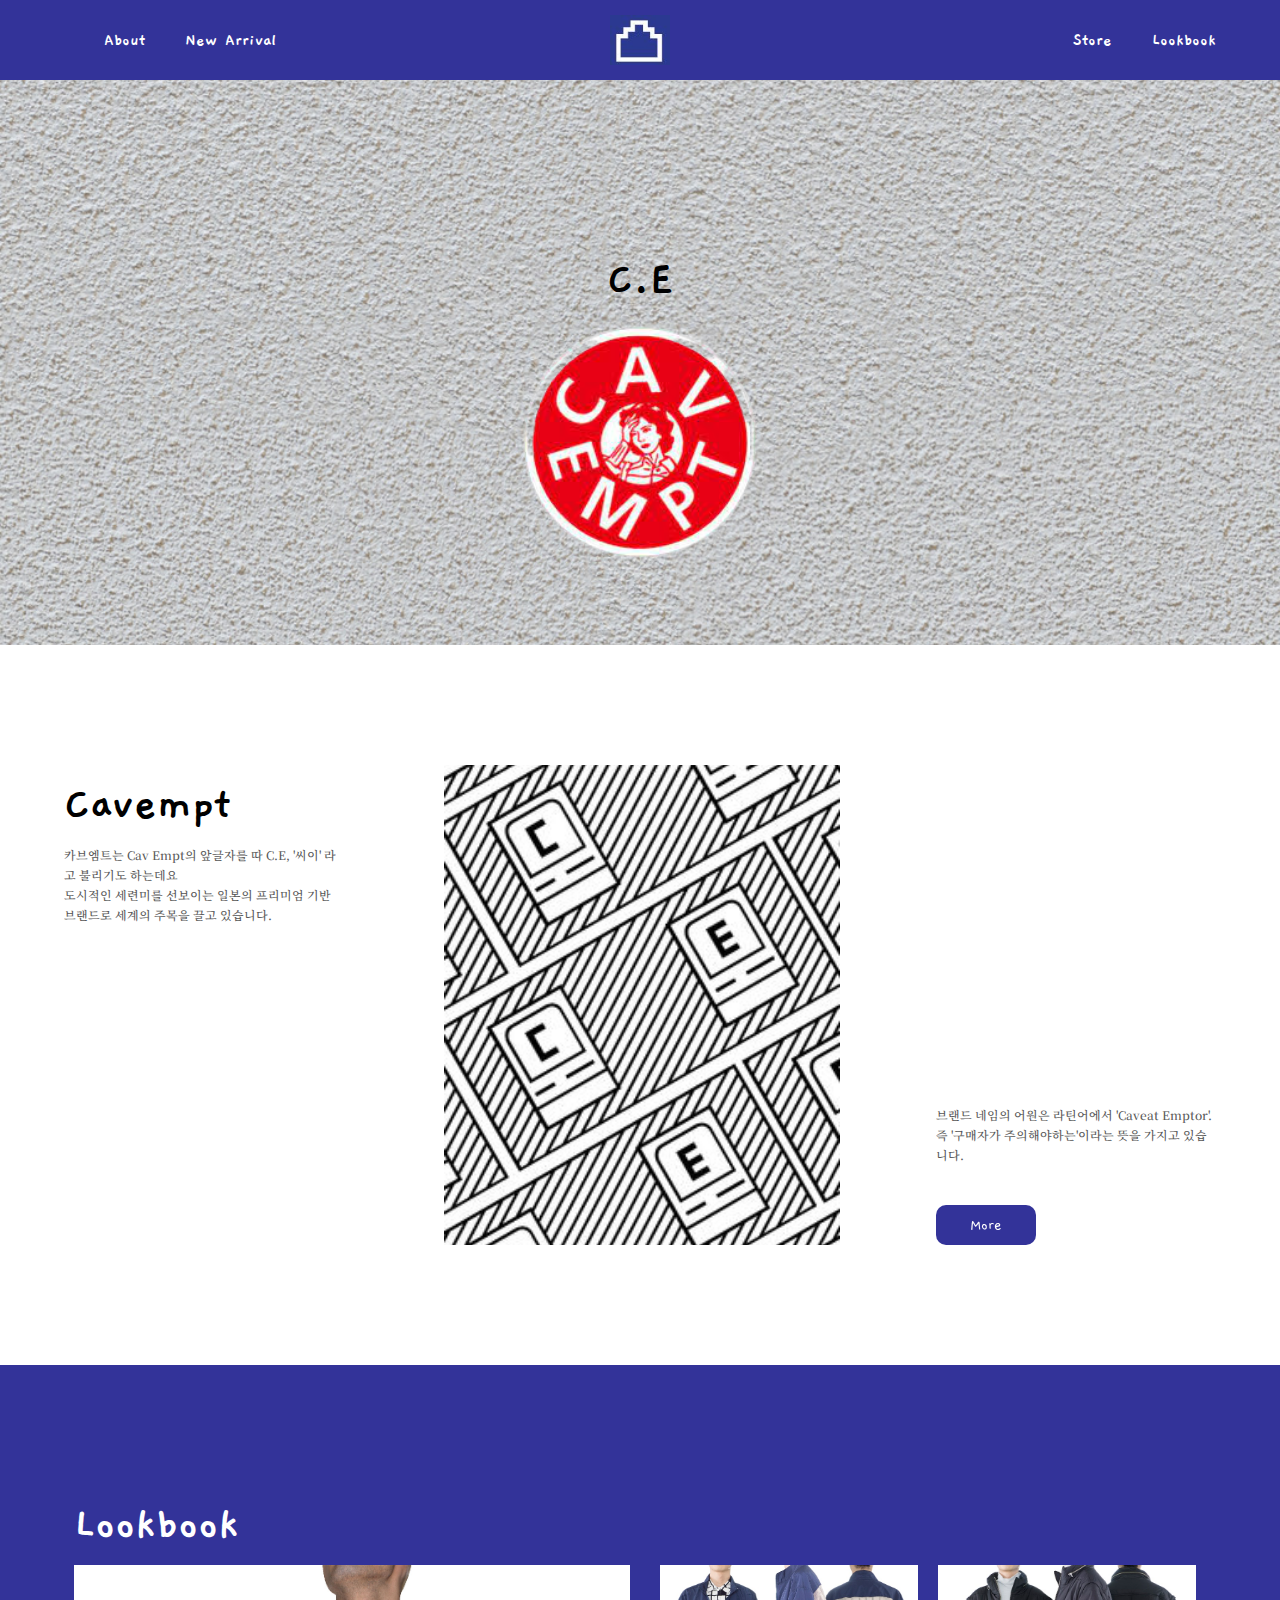
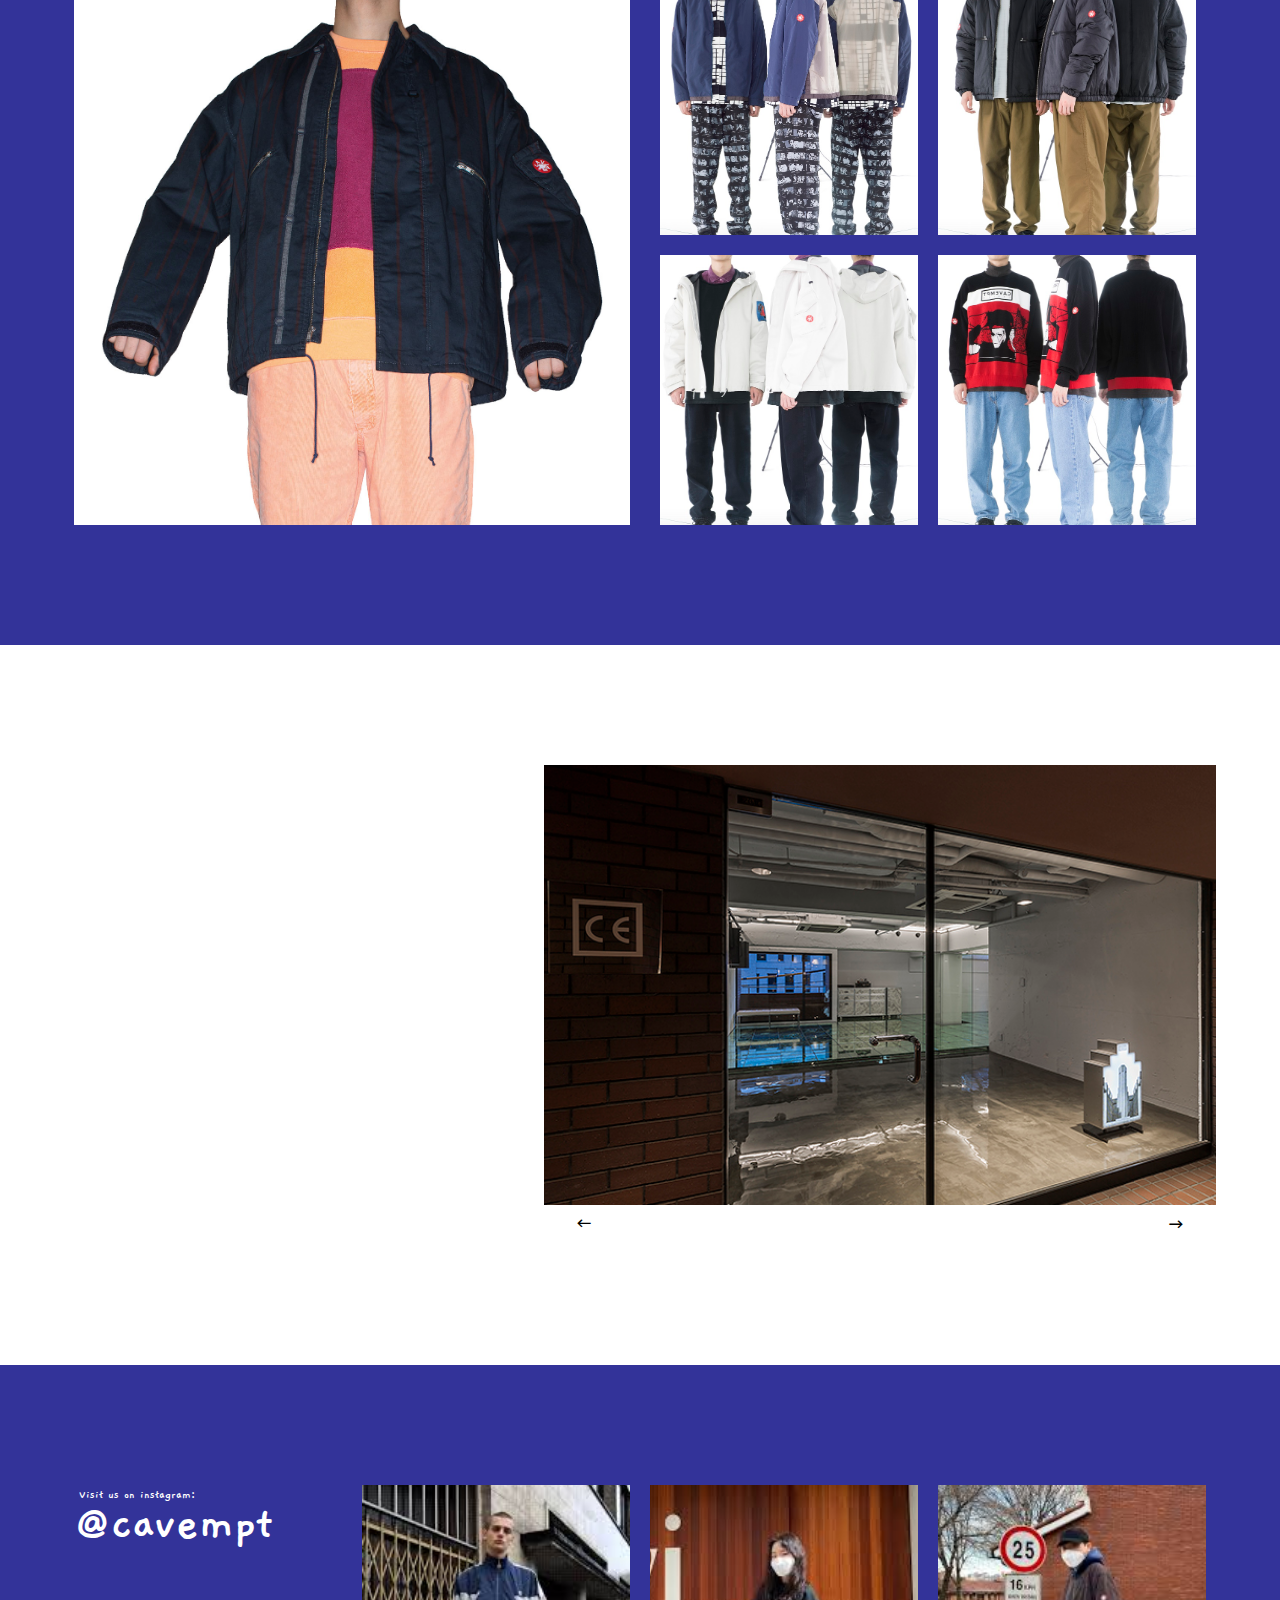
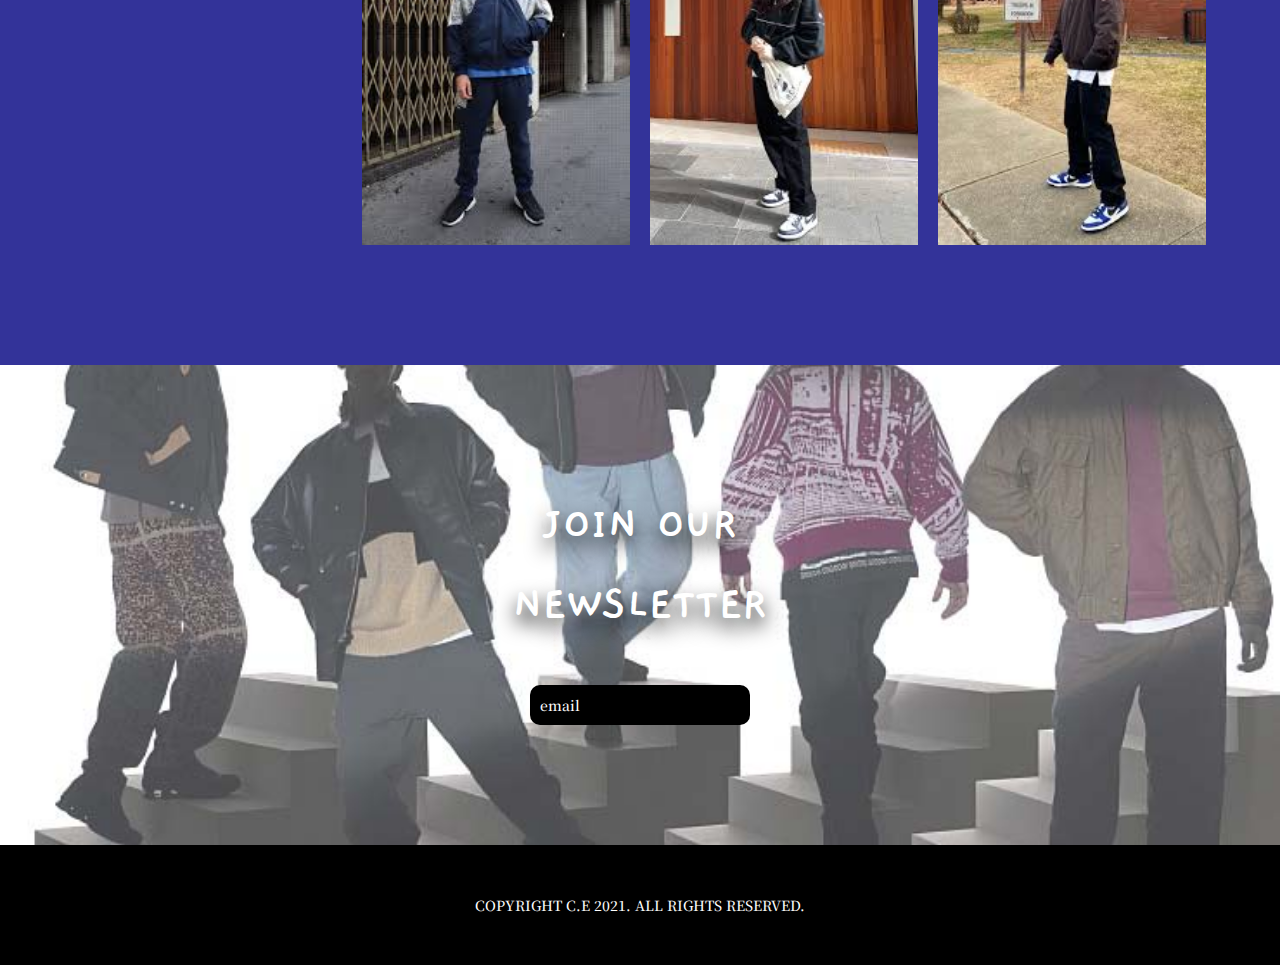
<file: index.html>
<!DOCTYPE html>
<html lang="en">

<head>
    <meta charset="UTF-8">
    <meta http-equiv="X-UA-Compatible" content="IE=edge">
    <meta name="viewport" content="width=device-width, initial-scale=1.0, maximum-scale=1, minimum-scale=1">
    <title>Cavempt</title>
    <link rel="stylesheet" href="css/reset.css">
    <link rel="stylesheet" href="css/common.css">
    <link rel="stylesheet" href="css/index.css">
    <link rel="stylesheet" href="css/aos.css">
    <link rel="stylesheet" href="css/hover-min.css">
    <link rel="icon" href="img/favicon.jpg">
    <script src="js/jquery-3.6.0.min.js"></script>
    <script src="js/swiper-bundle.min.js"></script>
    <script src="js/navcommon.js"></script>
    <script src="js/aos.js"></script>
    <script src="js/index.js"></script>

</head>

<body>
    <div class="hdrWrap">
        <header>
            <ul class="le">
                <li><a href="sub1.html">About</a></li>
                <li><a href="sub2.html">New Arrival</a></li>
            </ul>
            <h1><a href="index.html"><img src="img/ce-logo.jpg" alt=""></a></h1>
            <div class="btns">
                <button><i class="fas fa-bars"></i></button>
            </div>            
            <ul class="ri">
                <li><a href="sub3.html">Store</a></li>
                <li><a href="sub4.html">Lookbook</a></li>
            </ul>
        </header>
    </div>
    <div class="navWrap close">
        <ul>
            <li><a href="sub1.html">About</a></li>
            <li><a href="sub2.html">New Arrival</a></li>
            <li><a href="sub3.html">Store</a></li>
            <li><a href="sub4.html">Lookbook</a></li>
        </ul>
    </div>
    <div class="main">
        <section>
            <h3>C.E</h3>
            <div class="image"></div>
        </section>
    </div>
    <div class="content ct01">
        <section>
            <div class="name">
                <h3>Cavempt</h3>
                <p>
                    카브엠트는 Cav Empt의 앞글자를 따 C.E, '씨이' 라고 불리기도 하는데요<br>
                    도시적인 세련미를 선보이는 일본의 프리미엄 기반 브랜드로 세계의 주목을 끌고 있습니다.
                </p>
            </div>
            <div class="imgGroup">
                <div class="image i1" data-aos="fade-left" data-aos-offset="300" data-aos-easing="ease-in-sine"></div>
                <div class="image i2"></div>
                <div class="image i3" data-aos="fade-right" data-aos-offset="300" data-aos-easing="ease-in-sine"></div>
            </div>
            <div class="texts">
                <p>
                    브랜드 네임의 어원은 라틴어에서 'Caveat Emptor'. 즉 '구매자가 주의해야하는'이라는 뜻을 가지고 있습니다.
                </p>
                <div class="btns hvr-grow">
                    <button><a href="sub1.html">More</a></button>
                </div>
            </div>
        </section>
    </div>
    <div class="content lb">
        <header>
            <h3>Lookbook</h3>
        </header>
        <section>
            <div class="image"></div>
            <div class="imgGroup">
                <div class="image i1"></div>
                <div class="image i2"></div>
                <div class="image i3"></div>
                <div class="image i4"></div>
            </div>
        </section>
    </div>
    <div class="content store">
        <div class="texts" data-aos="fade-right" data-aos-duration="1000">
            <h3>Store</h3>
            <p>
                #201 From 1st Building<br>
                5-3-10 Minami-Aoyama, Minato-ku, Tokyo, Japan 107-0062<br>
                Open daily 12-8PM
            </p>
            <div class="btns">
                <button><a href="sub3.html">More</a></button>
            </div>
        </div>
        <div class="imgview swiper">
            <div class="imgGroup swiper-wrapper">
                <div class="image i1 swiper-slide"></div>
                <div class="image i2 swiper-slide"></div>
                <div class="image i3 swiper-slide"></div>
                <div class="image i4 swiper-slide"></div>
            </div>
            <div class="btns">
                <button class="btPrev"><i class="xi-long-arrow-left"></i></button>
                <button class="btNext"><i class="xi-long-arrow-right"></i></button>
            </div>
        </div>
    </div>
    <div class="content insta">
        <section>
            <article>
                <div class="texts">
                    <h5>Visit us on instagram:</h5>
                    <h3><a href="https://www.instagram.com/cavempt/" target="_blank">@cavempt</a></h3>
                </div>
            </article>
            <article class="image i1 hvr-buzz"></article>
            <article class="image i2 hvr-buzz"></article>
            <article class="image i3 hvr-buzz"></article>
        </section>
    </div>
    <div class="content banner">
        <div class="texts">
            <h3>JOIN OUR<br>NEWSLETTER</h3>
            <div class="box">email</div>
        </div>
        <div class="image"></div>   
    </div>
    <div class="ftrWrap">
        <footer>
            <h4>copyright c.e 2021. all rights reserved.</h4>
        </footer>
    </div>
</body>

</html>
</file>
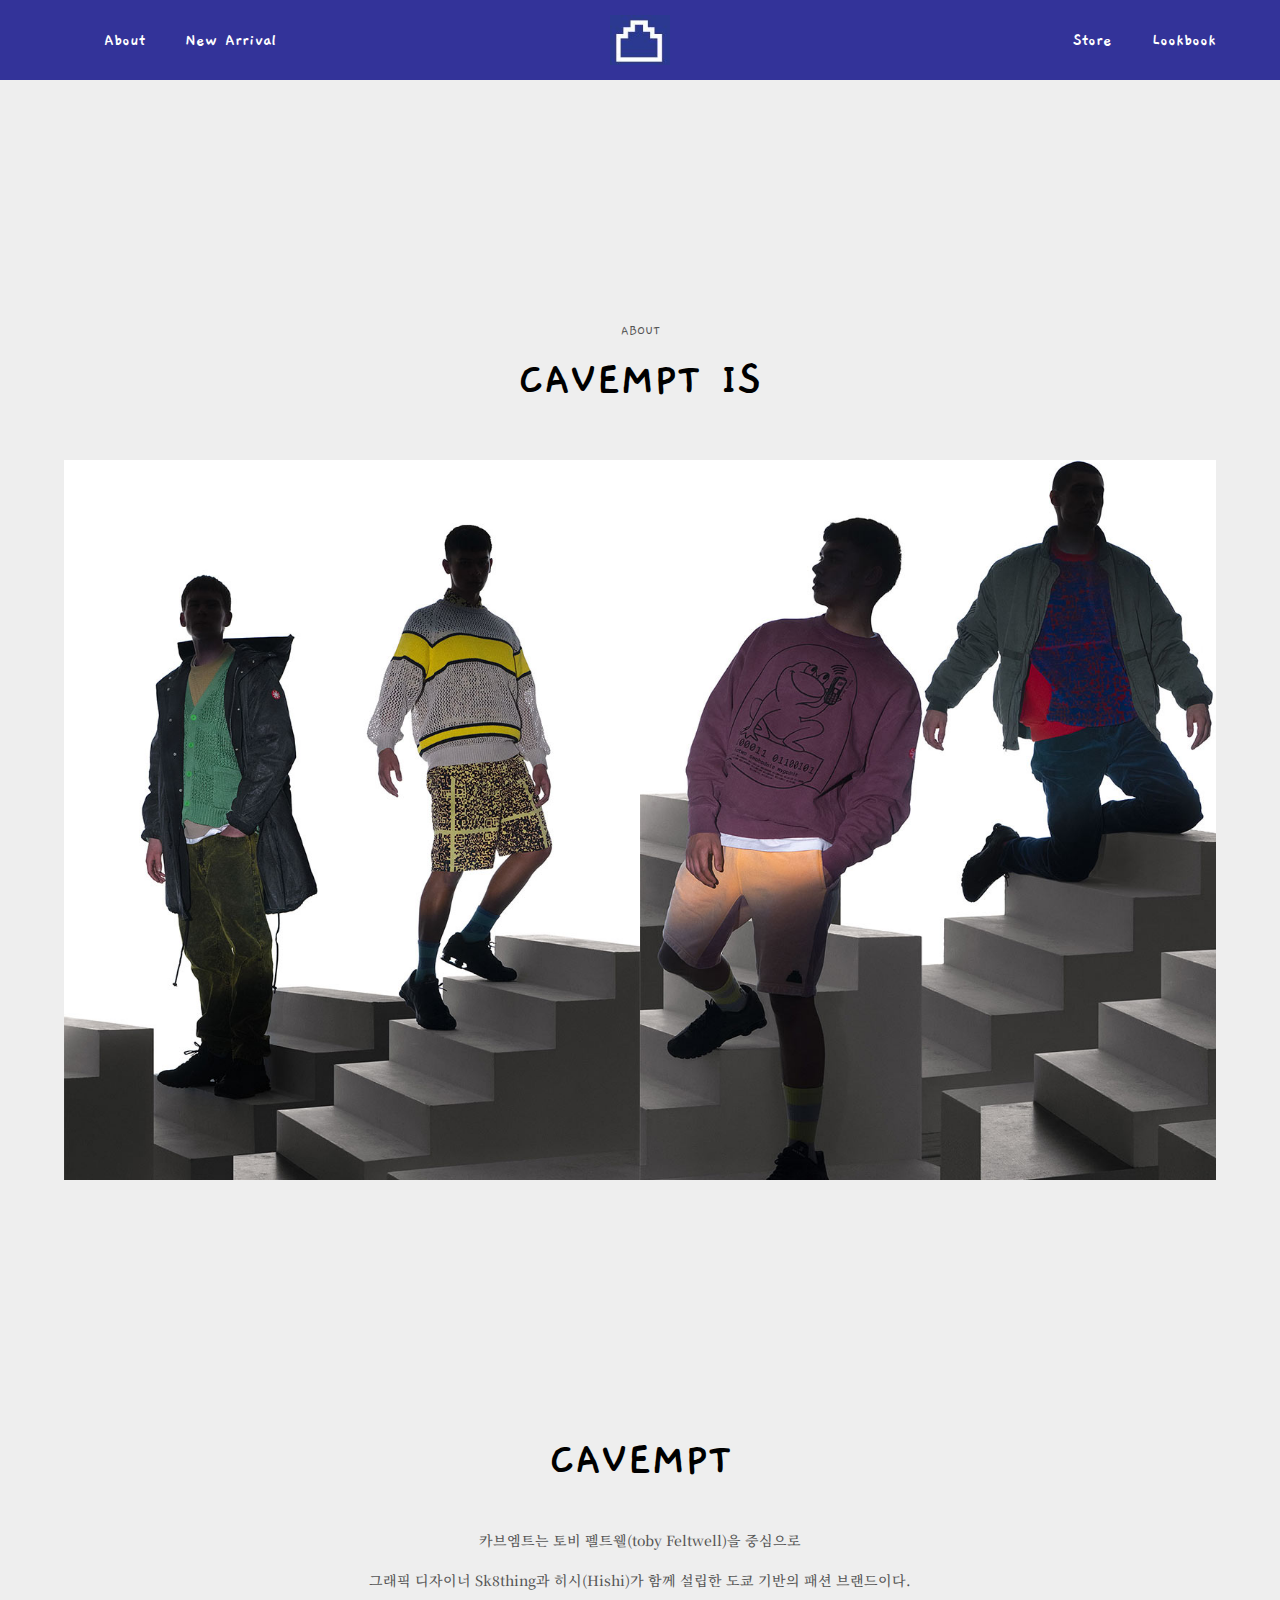
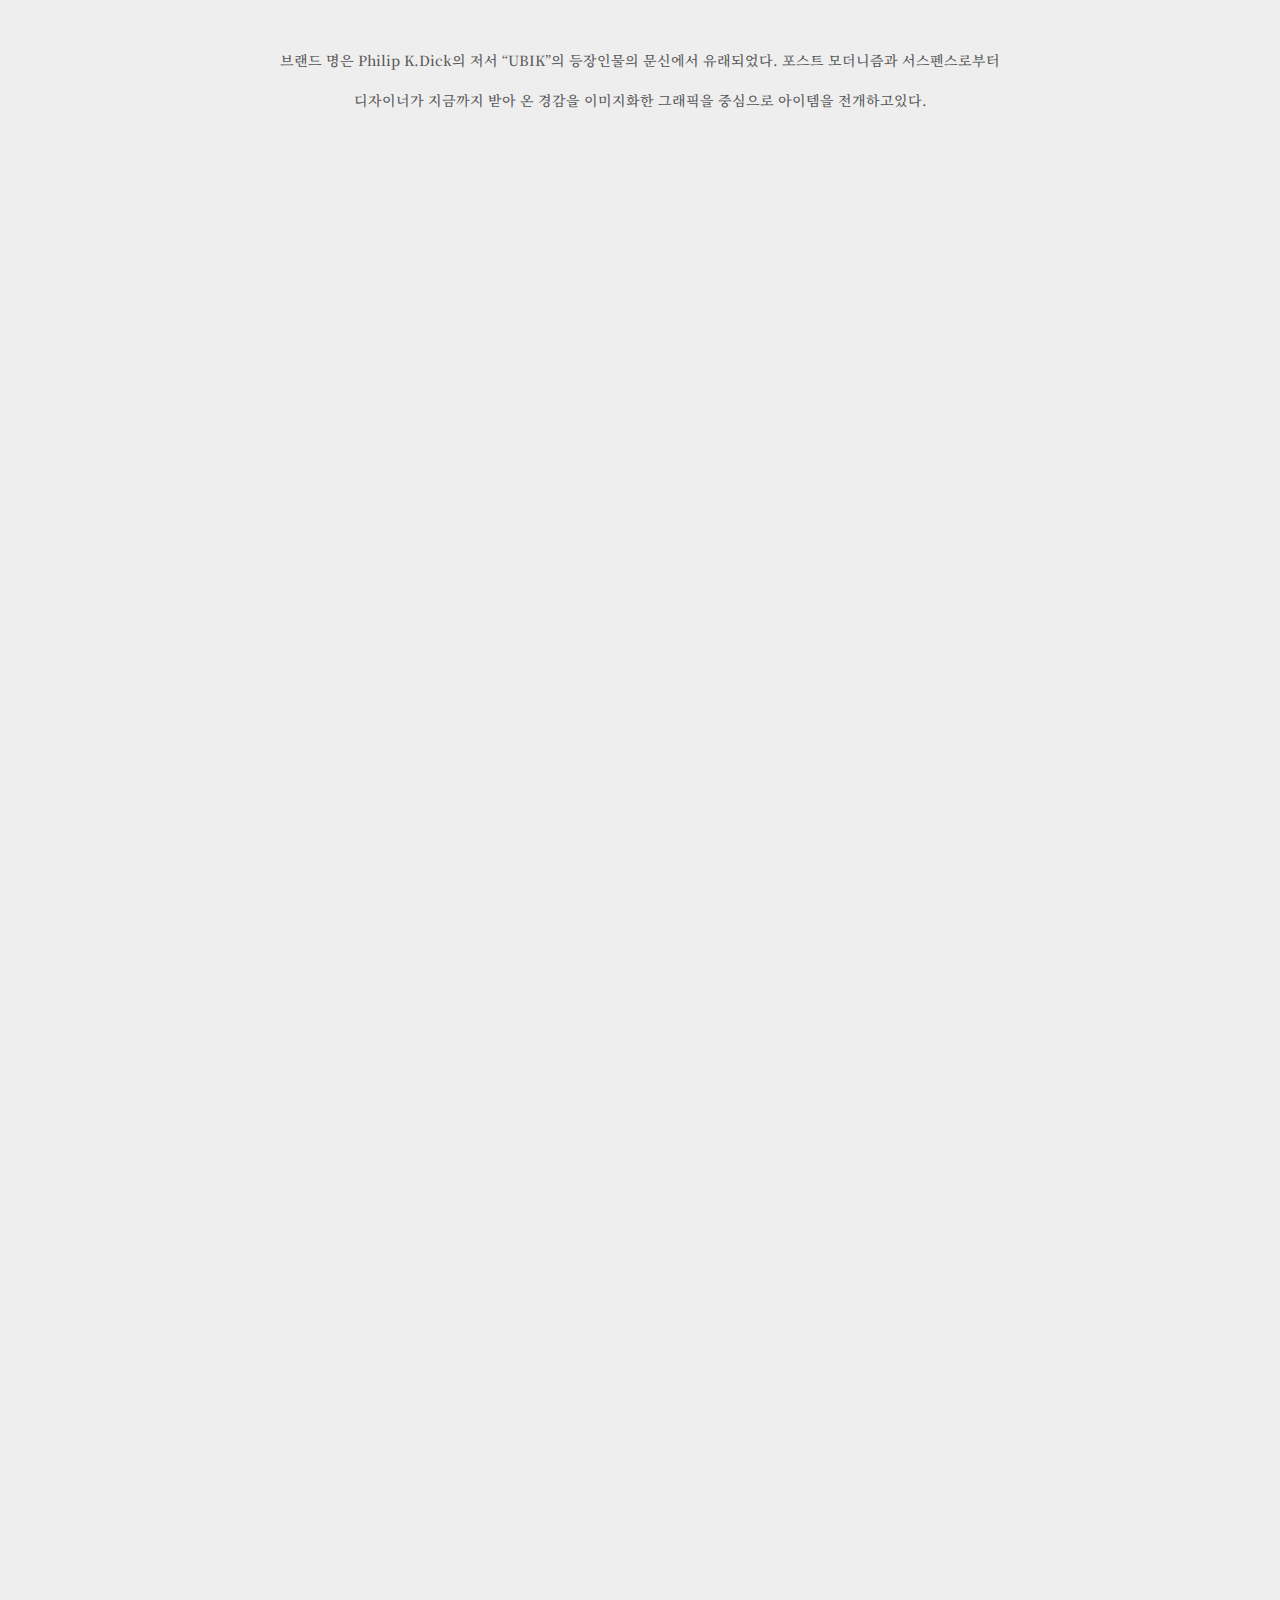
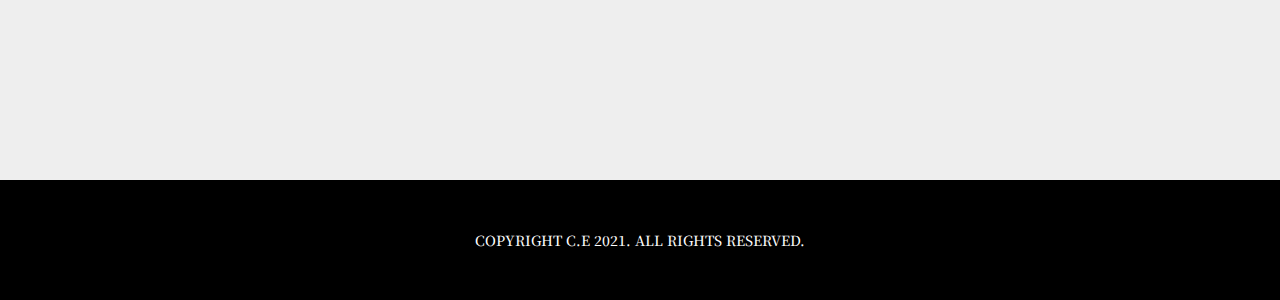
<file: sub1.html>
<!DOCTYPE html>
<html lang="en">
<head>
    <meta charset="UTF-8">
    <meta http-equiv="X-UA-Compatible" content="IE=edge">
    <meta name="viewport" content="width=device-width, initial-scale=1.0, maximum-scale=1, minimum-scale=1">
    <title>About</title>
    <link rel="icon" href="img/ce-logo.jpg">
    <link rel="stylesheet" href="css/reset.css">
    <link rel="stylesheet" href="css/common.css">
    <link rel="stylesheet" href="css/sub1.css">
    <link rel="stylesheet" href="css/aos.css">
    <script src="js/jquery-3.6.0.min.js"></script>
    <script src="js/navcommon.js"></script>
    <script src="js/aos.js"></script>
    <script src="js/common.js"></script>
</head>
<body>
    <div class="hdrWrap">
        <header>
            <ul class="le">
                <li><a href="sub1.html">About</a></li>
                <li><a href="sub2.html">New Arrival</a></li>
            </ul>
            <h1><a href="index.html"><img src="img/ce-logo.jpg" alt=""></a></h1>
            <div class="btns">
                <button><i class="fas fa-bars"></i></button>
            </div>  
            <ul class="ri">
                <li><a href="sub3.html">Store</a></li>
                <li><a href="sub4.html">Lookbook</a></li>
            </ul>
        </header>
    </div>
    <div class="navWrap close">
        <ul>
            <li><a href="sub1.html">About</a></li>
            <li><a href="sub2.html">New Arrival</a></li>
            <li><a href="sub3.html">Store</a></li>
            <li><a href="sub4.html">Lookbook</a></li>
        </ul>
    </div>
    <div class="content about">
        <header>
            <h5>ABOUT</h5>
            <h3>CAVEMPT IS</h3>
        </header>
        <section>
            <div class="image i1" data-aos="fade-down" data-aos-easing="linear" data-aos-duration="1500"></div>
            <div class="image i2" data-aos="fade-down" data-aos-easing="linear" data-aos-duration="1500"></div>
        </section>
    </div>
    <div class="content intro">
        <header>
            <h3>CAVEMPT</h3>
            <p>
                카브엠트는 토비 펠트웰(toby Feltwell)을 중심으로 <br> 그래픽 디자이너 Sk8thing과 히시(Hishi)가 함께 설립한 도쿄 기반의 패션 브랜드이다. 
            </p>
            <p>
                브랜드 명은 Philip K.Dick의 저서 “UBIK”의 등장인물의 문신에서 유래되었다. 포스트 모더니즘과 서스펜스로부터 <br> 디자이너가 지금까지 받아 온 경감을 이미지화한 그래픽을 중심으로 아이템을 전개하고있다. 
            </p>
        </header>
        <section>
            <div class="imgGroup">
                <div class="image i1" data-aos="fade-right" data-aos-duration="1000"></div>
                <div class="image i2" data-aos="fade-left" data-aos-duration="1000"></div>
                <div class="image i3" data-aos="fade-up" data-aos-duration="1000"></div>
            </div>
        </section>
    </div>
    <div class="ftrWrap">
        <footer>
            <h4>copyright c.e 2021. all rights reserved.</h4>
        </footer>
    </div>
</body>
</html>
</file>
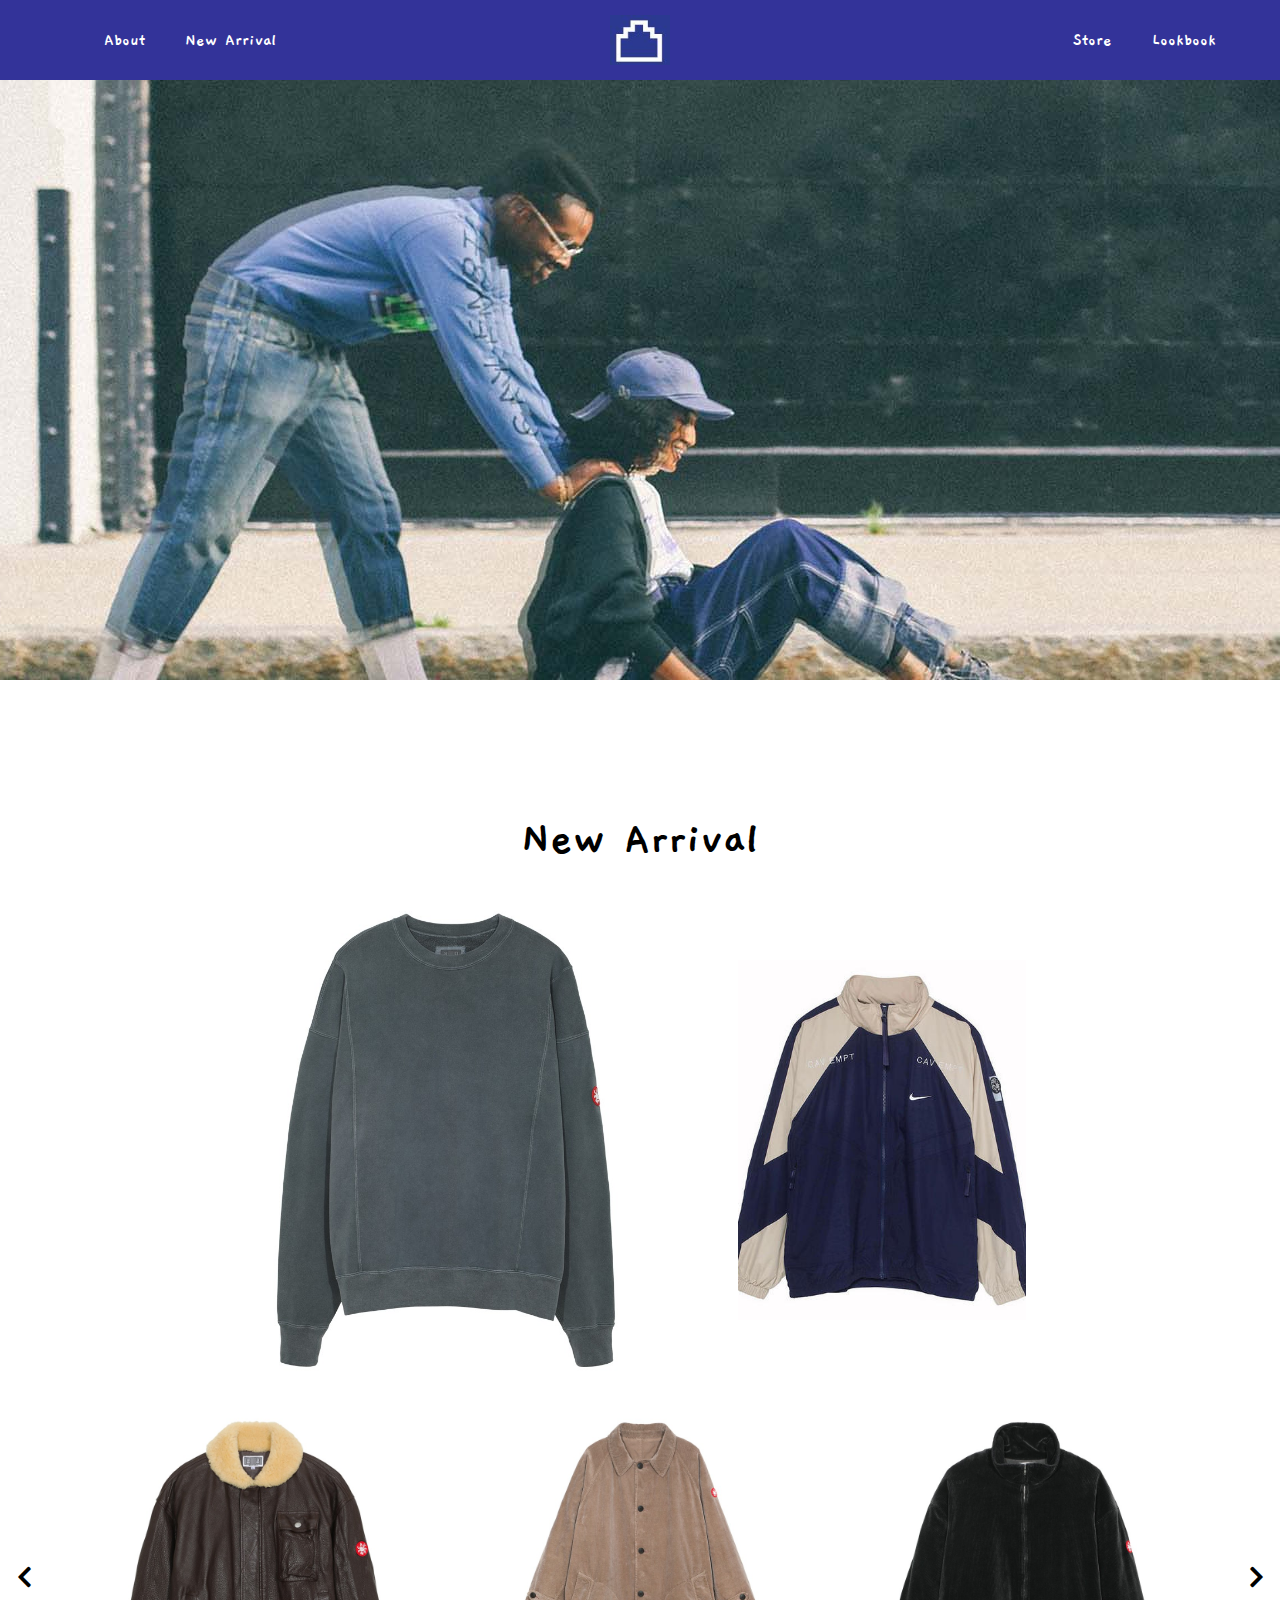
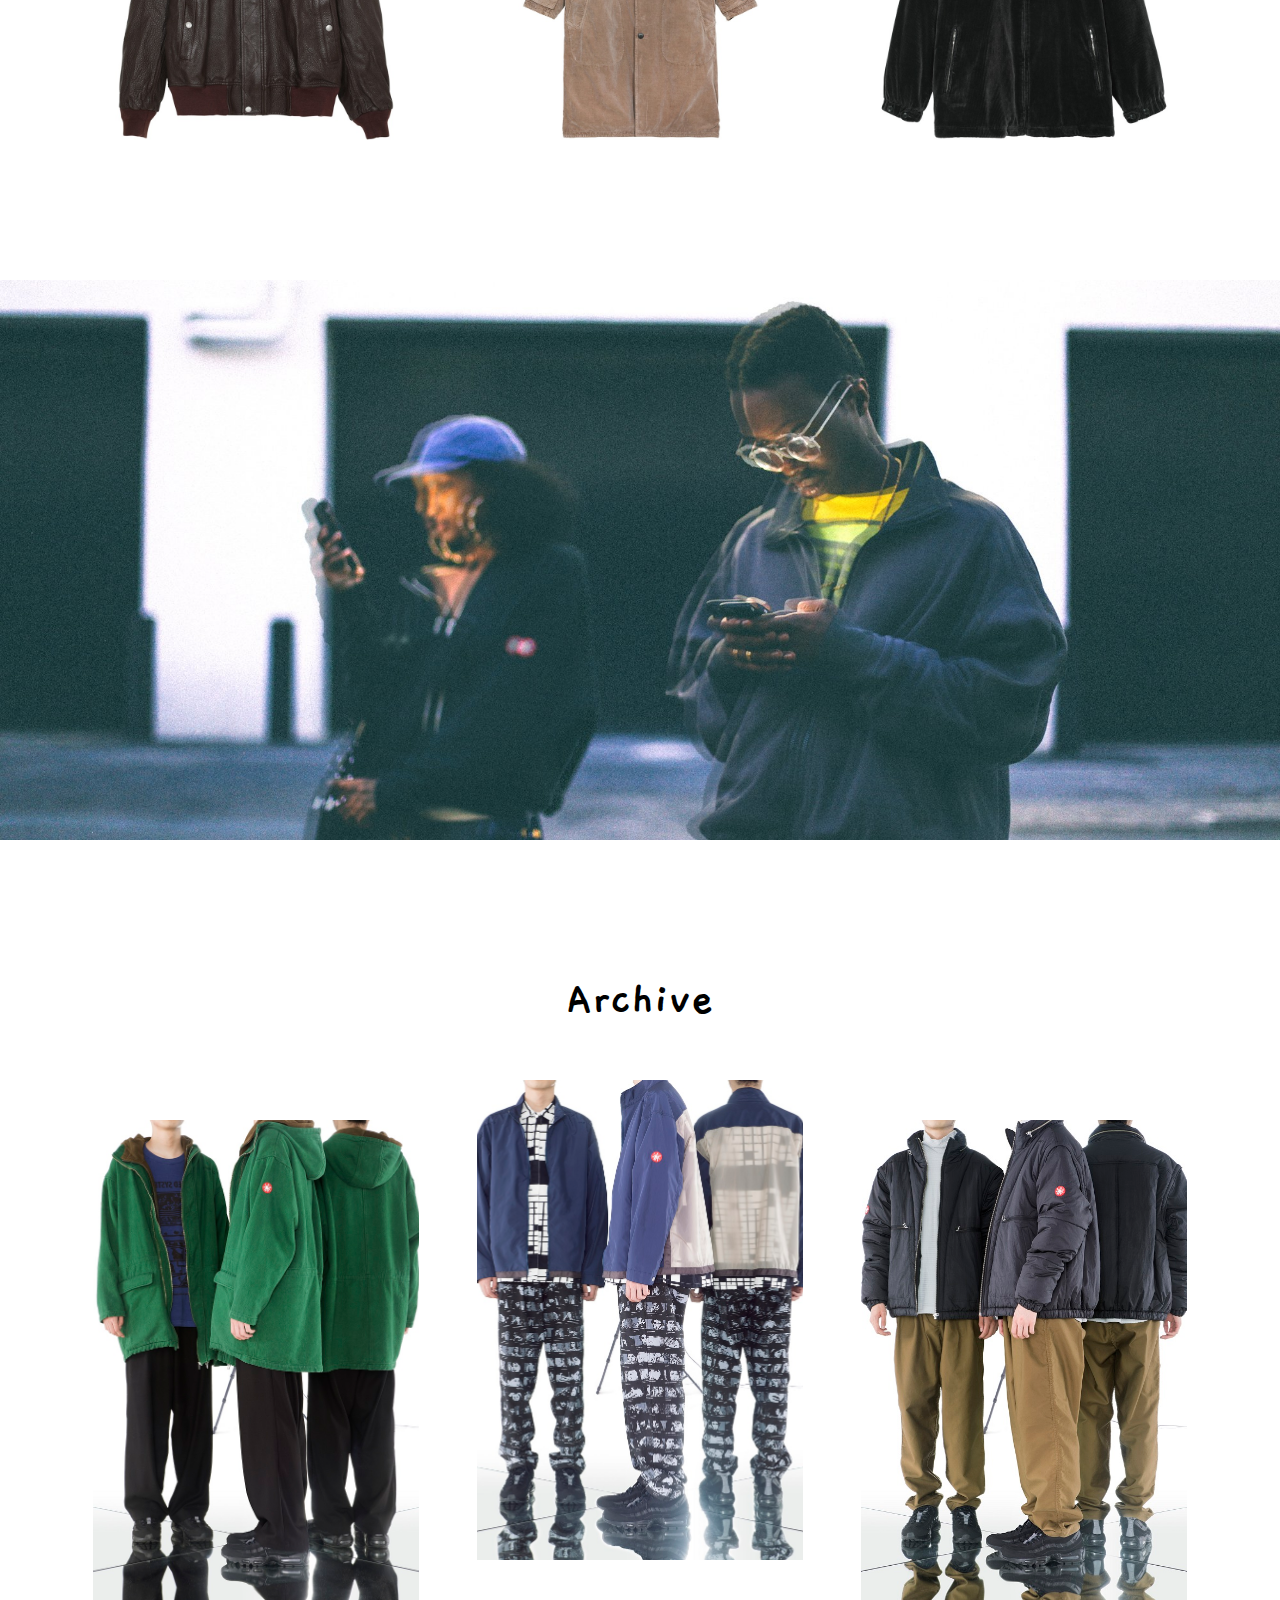
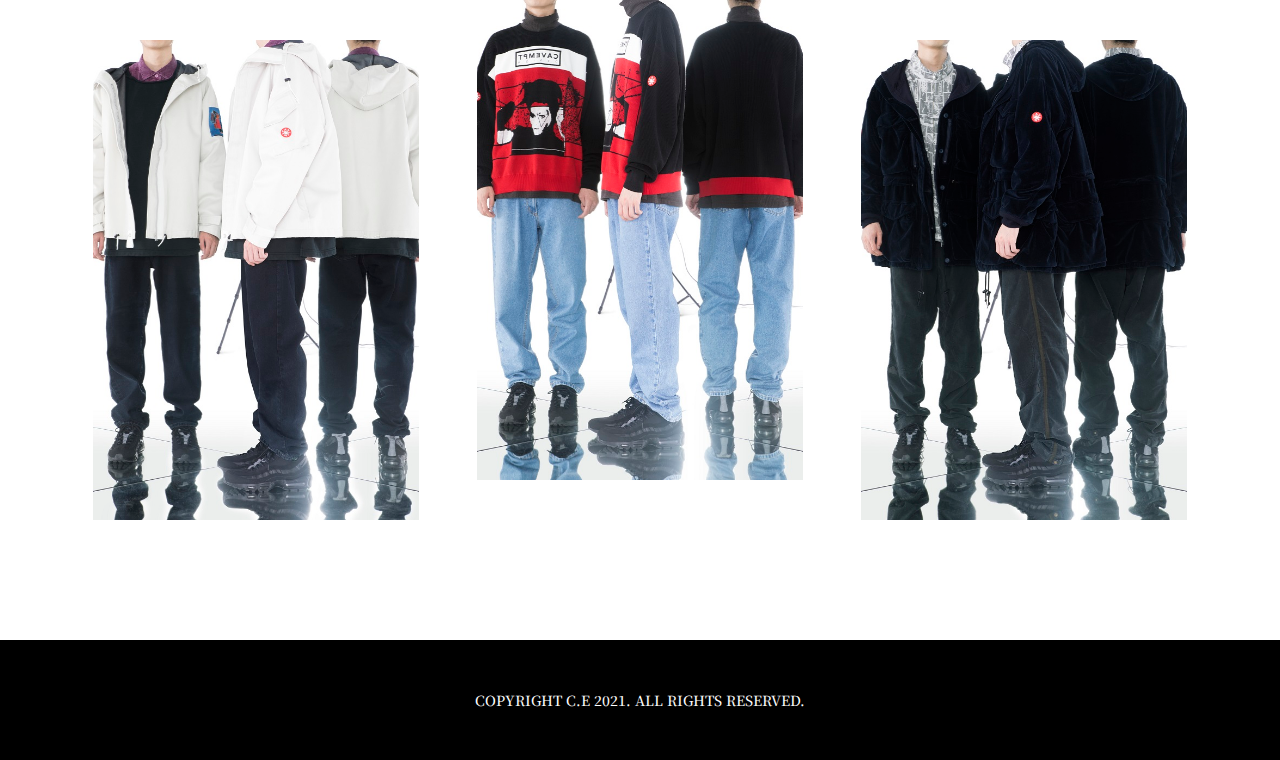
<file: sub2.html>
<!DOCTYPE html>
<html lang="en">
<head>
    <meta charset="UTF-8">
    <meta http-equiv="X-UA-Compatible" content="IE=edge">
    <meta name="viewport" content="width=device-width, initial-scale=1.0, maximum-scale=1, minimum-scale=1">
    <title>New Arrival</title>
    <link rel="icon" href="img/ce-logo.jpg">
    <link rel="stylesheet" href="css/reset.css">
    <link rel="stylesheet" href="css/common.css">
    <link rel="stylesheet" href="css/sub2.css">
    <script src="js/jquery-3.6.0.min.js"></script>
    <script src="js/navcommon.js"></script>
    <script src="js/sub2.js"></script>
</head>
<body>
    <div class="hdrWrap">
        <header>
            <ul class="le">
                <li><a href="sub1.html">About</a></li>
                <li><a href="sub2.html">New Arrival</a></li>
            </ul>
            <h1><a href="index.html"><img src="img/ce-logo.jpg" alt=""></a></h1>
            <div class="btns">
                <button><i class="fas fa-bars"></i></button>
            </div>  
            <ul class="ri">
                <li><a href="sub3.html">Store</a></li>
                <li><a href="sub4.html">Lookbook</a></li>
            </ul>
        </header>
    </div>
    <div class="navWrap close">
        <ul>
            <li><a href="sub1.html">About</a></li>
            <li><a href="sub2.html">New Arrival</a></li>
            <li><a href="sub3.html">Store</a></li>
            <li><a href="sub4.html">Lookbook</a></li>
        </ul>
    </div>
    <div class="content mnimg"></div>
    <div class="content new">
        <header>
            <h3>New Arrival</h3>
        </header>
        <section>
            <article>
                <div class="bs">
                    <div class="image i1"></div>
                    <div class="image i2"></div>
                </div>
                <div class="imgView">
                    <div class="imgGroup">
                        <div class="image i1"></div>
                        <div class="image i2"></div>
                        <div class="image i3"></div>
                        <div class="image i4"></div>
                        <div class="image i5"></div>
                        <div class="image i6"></div>
                    </div>                    
                </div>
                <div class="btns">
                    <button class="btPrev"><i class="fas fa-chevron-left"></i></button>
                    <button class="btNext"><i class="fas fa-chevron-right"></i></button>
                </div>
            </article>
        </section>
    </div>
    <div class="banner">
        <div class="image"></div>
    </div>
    <div class="content archive">
        <header>
            <h3>Archive</h3>
        </header>
        <section>
            <div class="le">
                <div class="image i1"></div>
                <div class="image i2"></div>
            </div>
            <div class="ce">
                <div class="image i3"></div>
                <div class="image i4"></div>
            </div>
            <div class="ri">
                <div class="image i5"></div>
                <div class="image i6"></div>
            </div>
        </section>
    </div>

    <div class="ftrWrap">
        <footer>
            <h4>copyright c.e 2021. all rights reserved.</h4>
        </footer>
    </div>
</body>
</html>
</file>
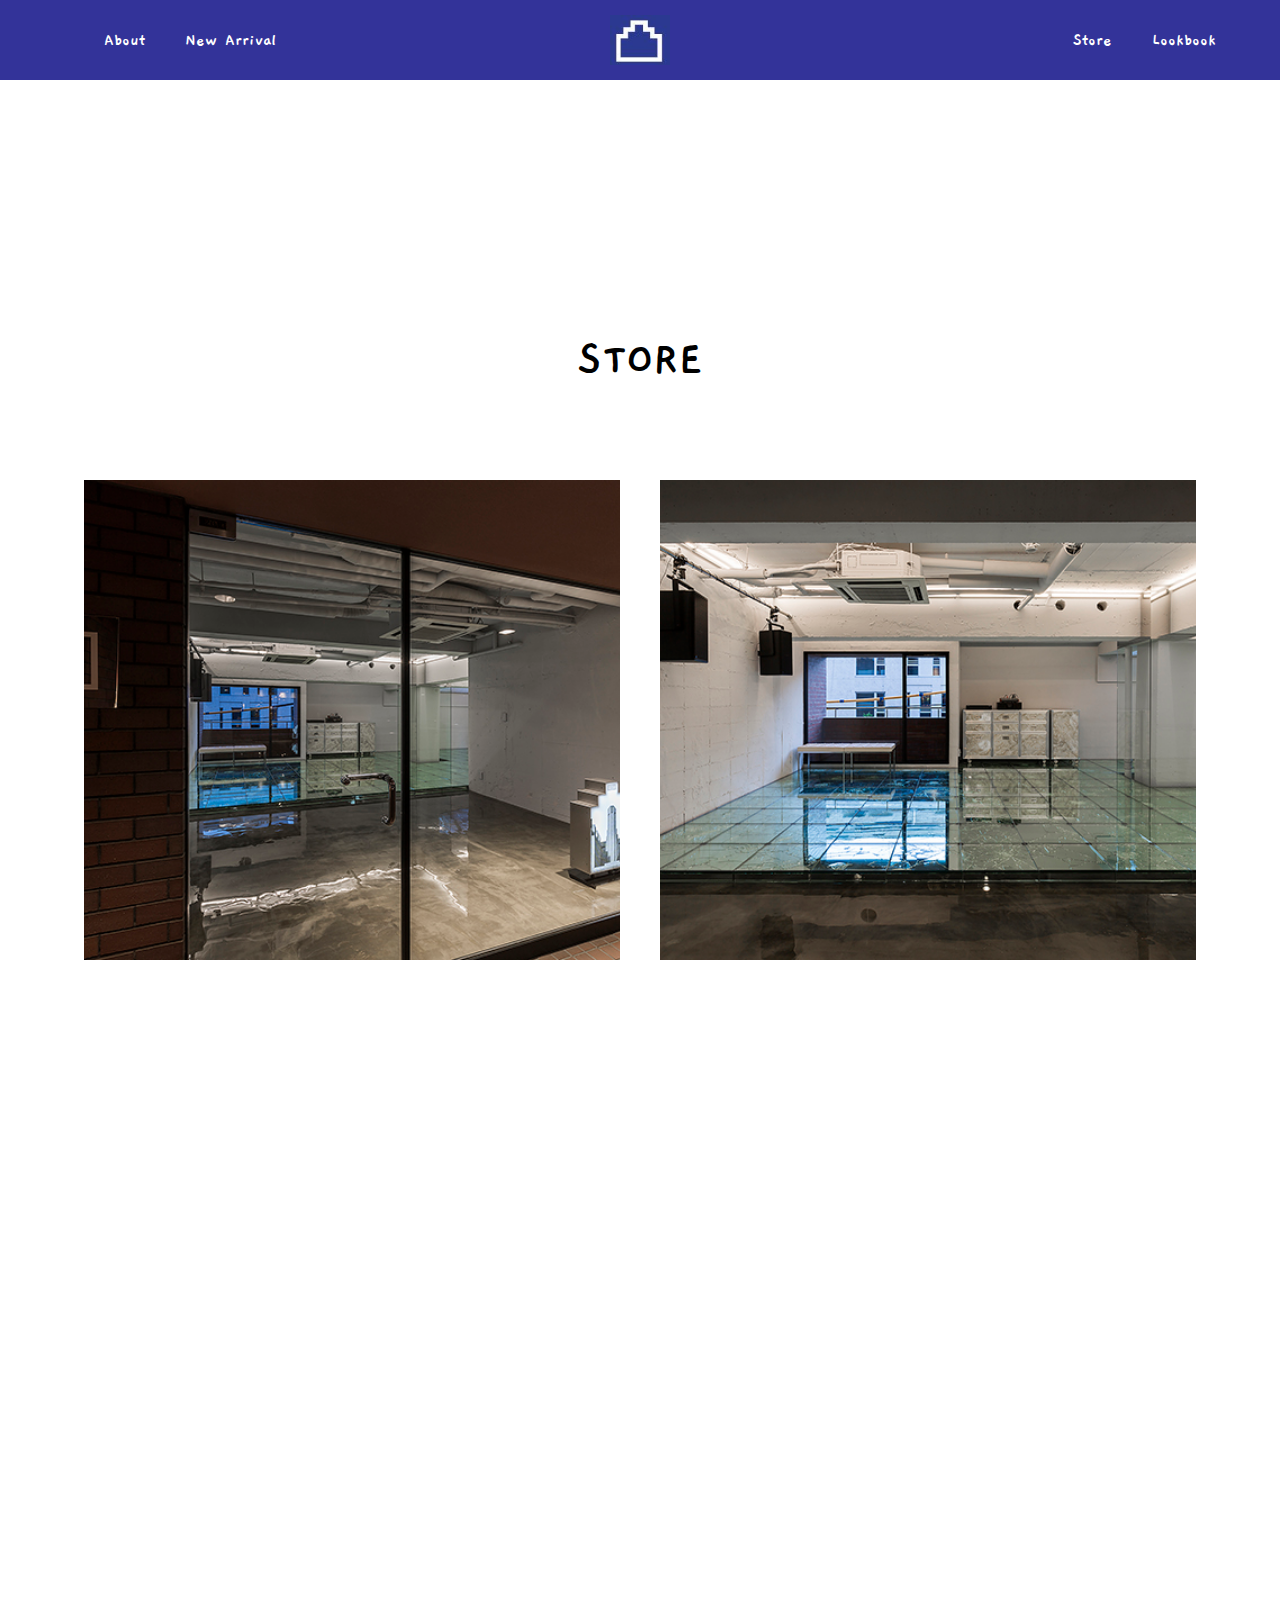
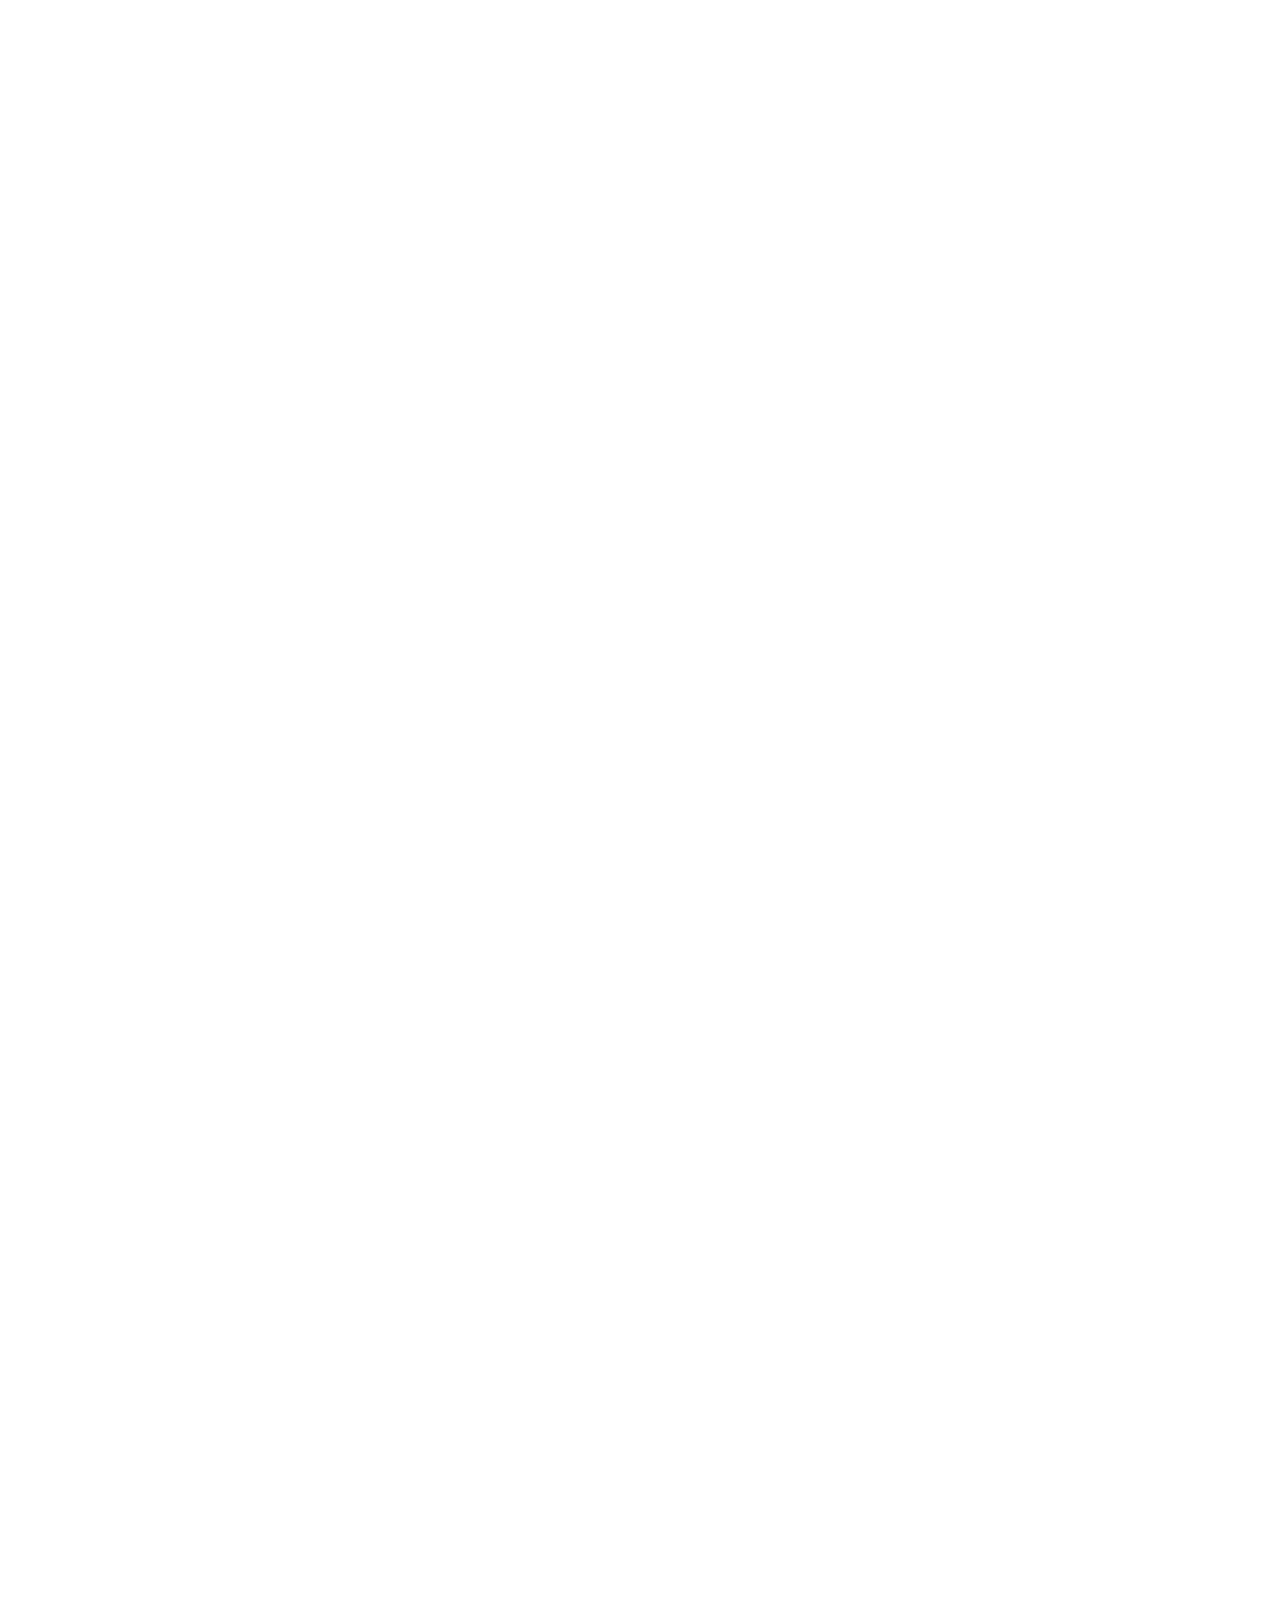
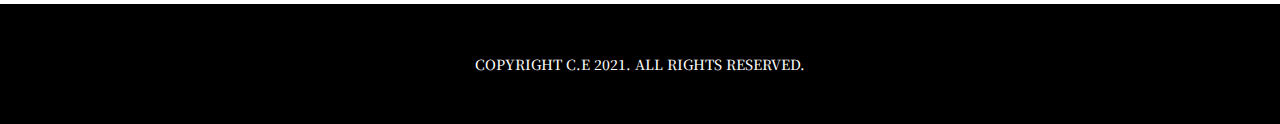
<file: sub3.html>
<!DOCTYPE html>
<html lang="en">
<head>
    <meta charset="UTF-8">
    <meta http-equiv="X-UA-Compatible" content="IE=edge">
    <meta name="viewport" content="width=device-width, initial-scale=1.0, maximum-scale=1, minimum-scale=1">
    <title>Store</title>
    <link rel="icon" href="img/ce-logo.jpg">
    <link rel="stylesheet" href="css/reset.css">
    <link rel="stylesheet" href="css/common.css">
    <link rel="stylesheet" href="css/sub3.css">
    <link rel="stylesheet" href="css/aos.css">
    <script src="js/jquery-3.6.0.min.js"></script>
    <script src="js/navcommon.js"></script>
    <script src="js/aos.js"></script>
    <script src="js/common.js"></script>
</head>
<body>
    <div class="hdrWrap">
        <header>
            <ul class="le">
                <li><a href="sub1.html">About</a></li>
                <li><a href="sub2.html">New Arrival</a></li>
            </ul>
            <h1><a href="index.html"><img src="img/ce-logo.jpg" alt=""></a></h1>
            <div class="btns">
                <button><i class="fas fa-bars"></i></button>
            </div>  
            <ul class="ri">
                <li><a href="sub3.html">Store</a></li>
                <li><a href="sub4.html">Lookbook</a></li>
            </ul>
        </header>
    </div>
    <div class="navWrap close">
        <ul>
            <li><a href="sub1.html">About</a></li>
            <li><a href="sub2.html">New Arrival</a></li>
            <li><a href="sub3.html">Store</a></li>
            <li><a href="sub4.html">Lookbook</a></li>
        </ul>
    </div>
    <div class="content store">
        <header>
            <h3>STORE</h3>
        </header>
        <section>
            <article>
                <div class="image i1"></div>
                <div class="image i2"></div>
            </article>
            <article>
                <div class="image i3" data-aos="fade-up-right" data-aos-offset="300" data-aos-easing="ease-in-sine"></div>
                <div class="image i4" data-aos="fade-up-left" data-aos-offset="500" data-aos-easing="ease-in-sine"></div>
            </article>
            <article>
                <div class="image i5" data-aos="fade-up" data-aos-offset="300" data-aos-easing="ease-in-sine"></div>
            </article>
        </section>
    </div>
    <div class="content map">
        <header data-aos="zoom-in">
            <h3>Official Store</h3>
            <p>
                #201 From 1st Building
                <br>5-3-10 Minami-Aoyama, Minato-ku, Tokyo, Japan 107-0062
                <br>Open daily 12-8PM
            </p>
        </header>
        <section>
            <div class="ggmap">
                <iframe src="https://www.google.com/maps/embed?pb=!1m18!1m12!1m3!1d3241.577519528468!2d139.7136918152583!3d35.66277928019853!2m3!1f0!2f0!3f0!3m2!1i1024!2i768!4f13.1!3m3!1m2!1s0x60188b616f1dd653%3A0x25468d83991542e5!2sC.E!5e0!3m2!1sko!2skr!4v1641364004271!5m2!1sko!2skr" width="100%" height="600" style="border:0;" allowfullscreen="" loading="lazy"></iframe>
            </div>
        </section>
    </div>

    <div class="ftrWrap">
        <footer>
            <h4>copyright c.e 2021. all rights reserved.</h4>
        </footer>
    </div>
</body>
</html>
</file>
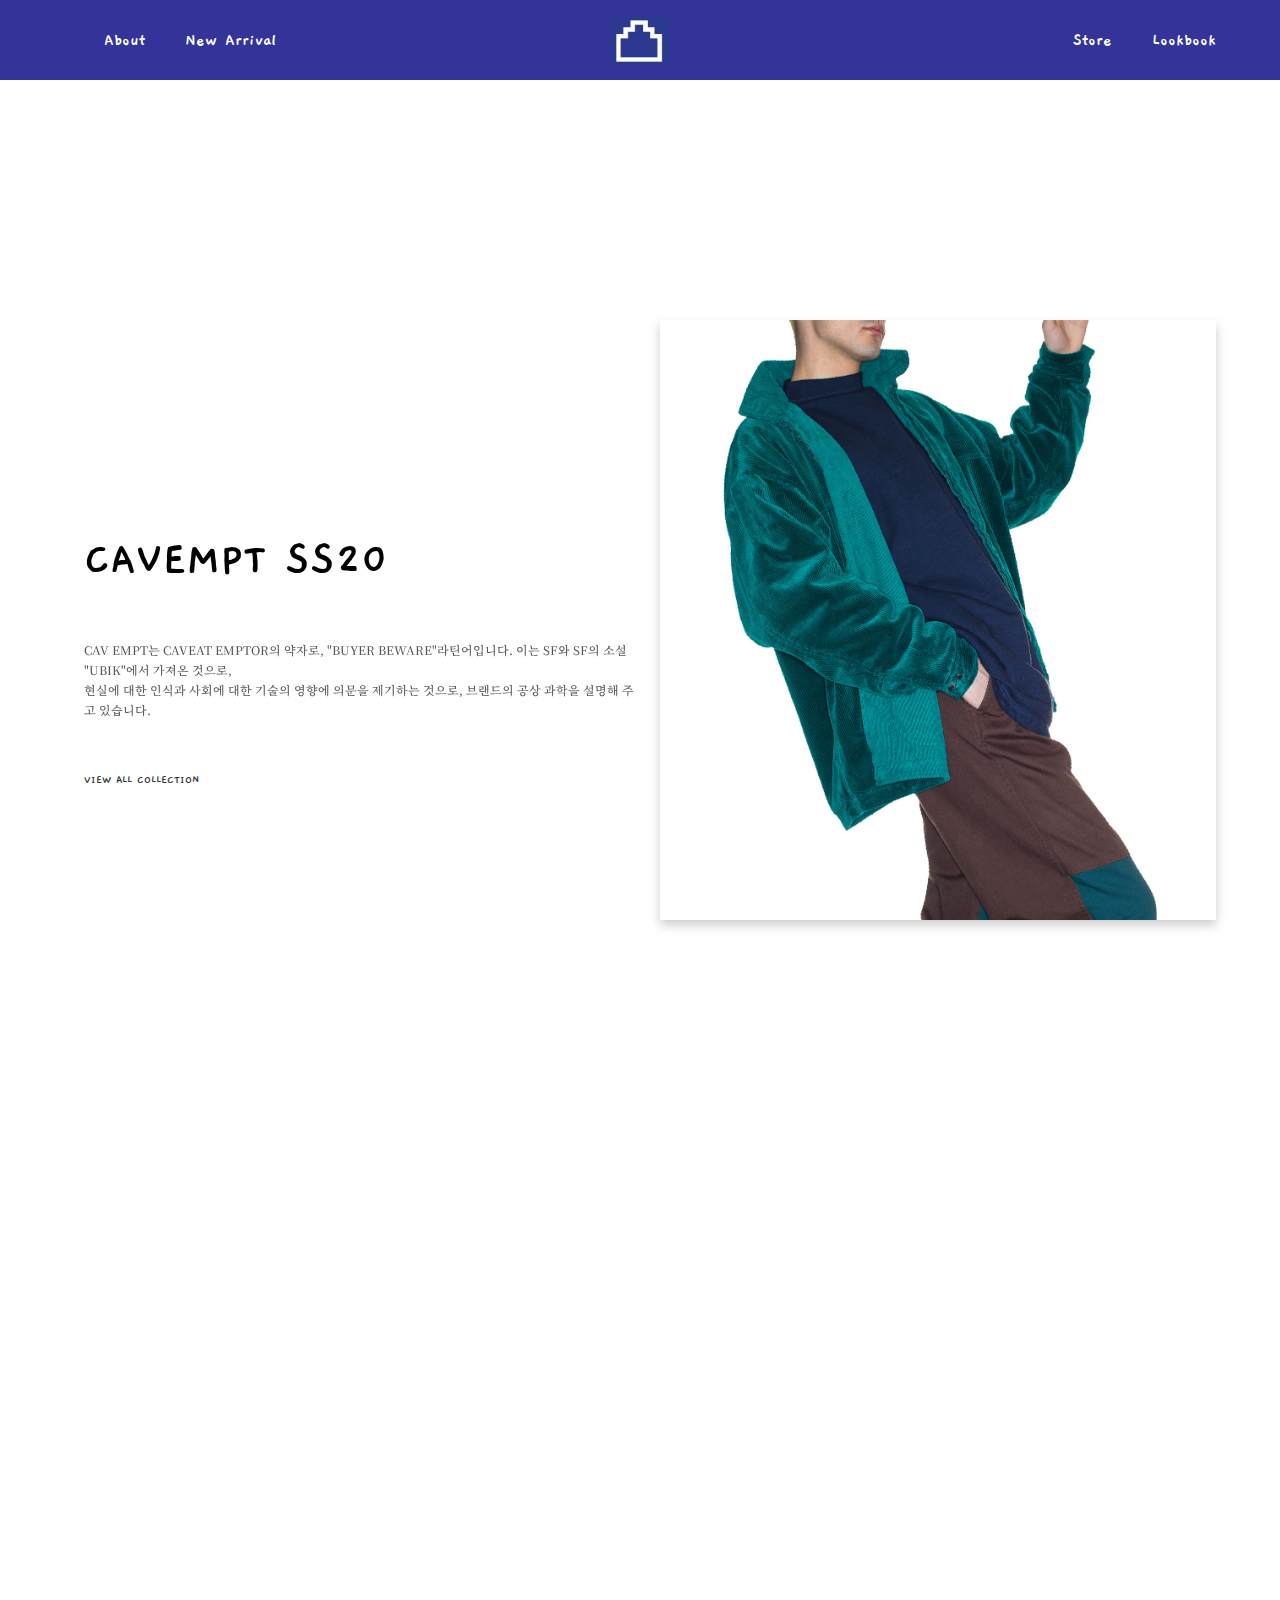
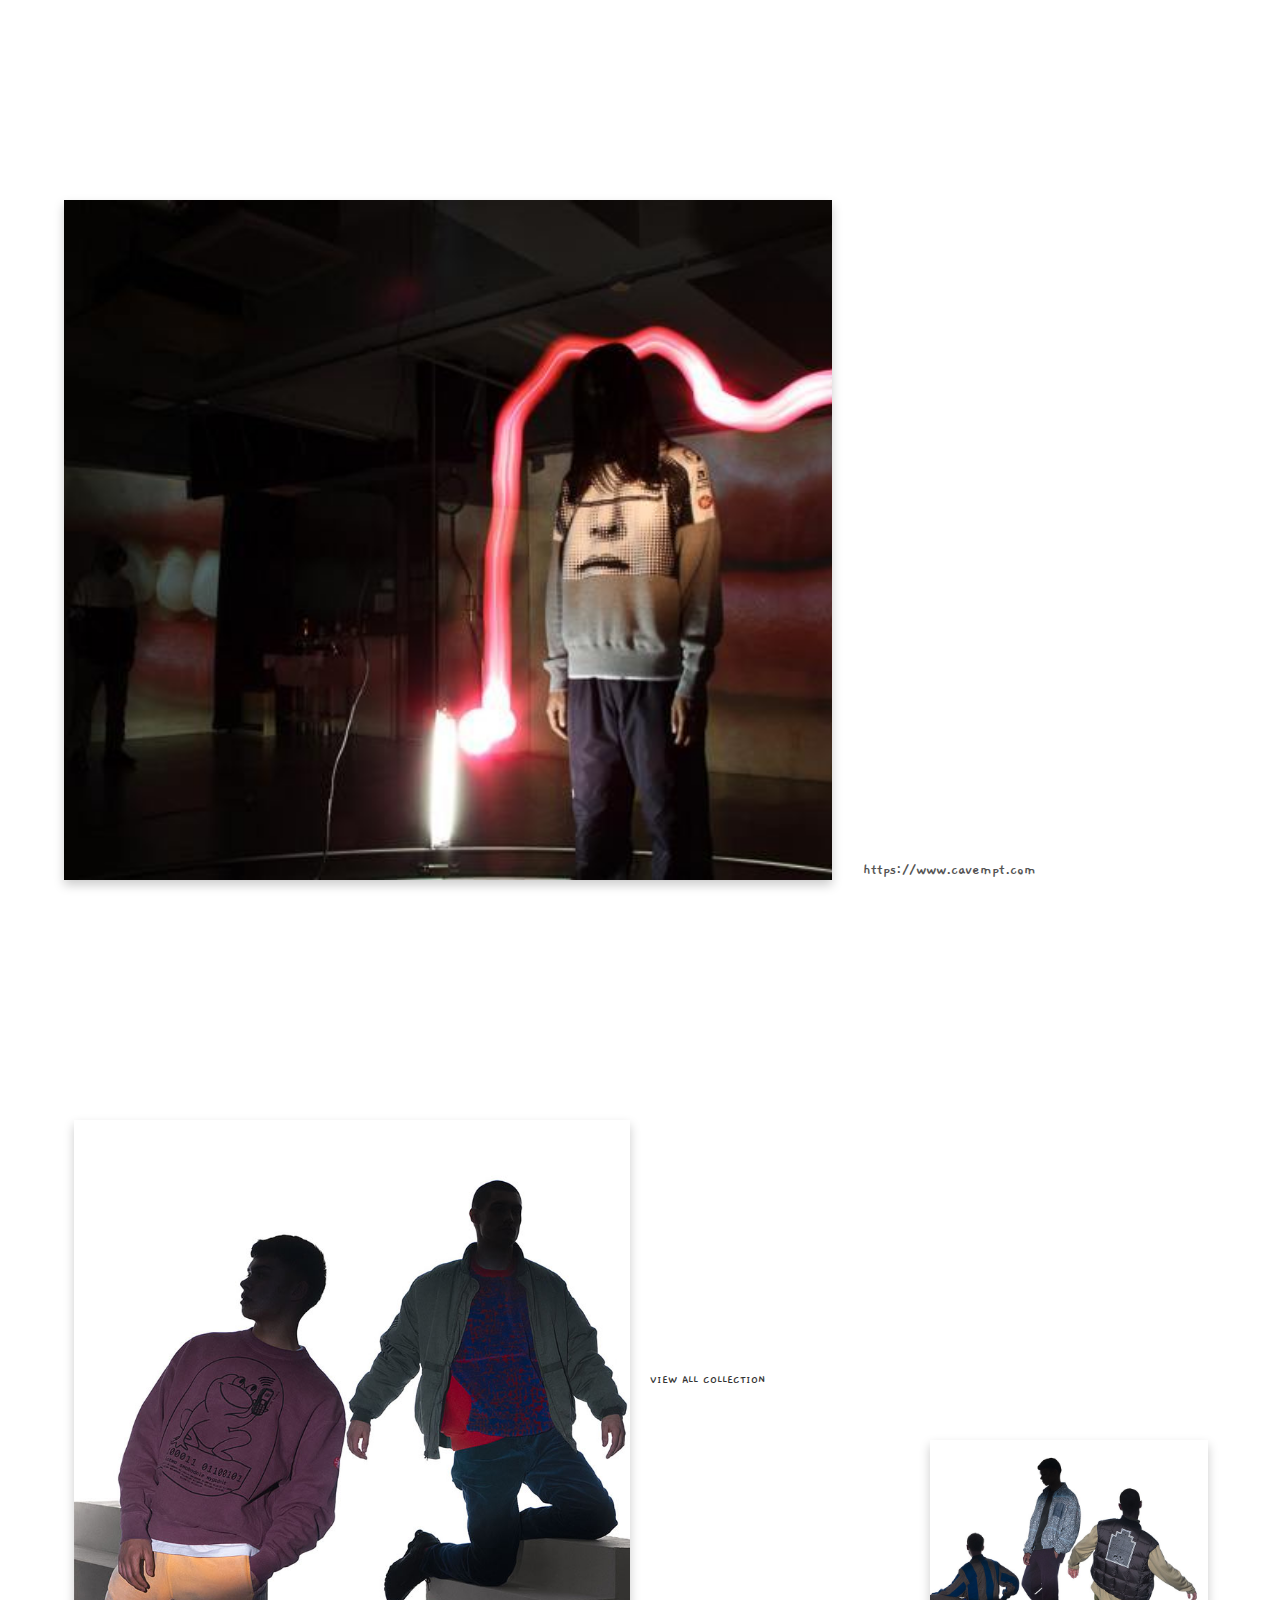
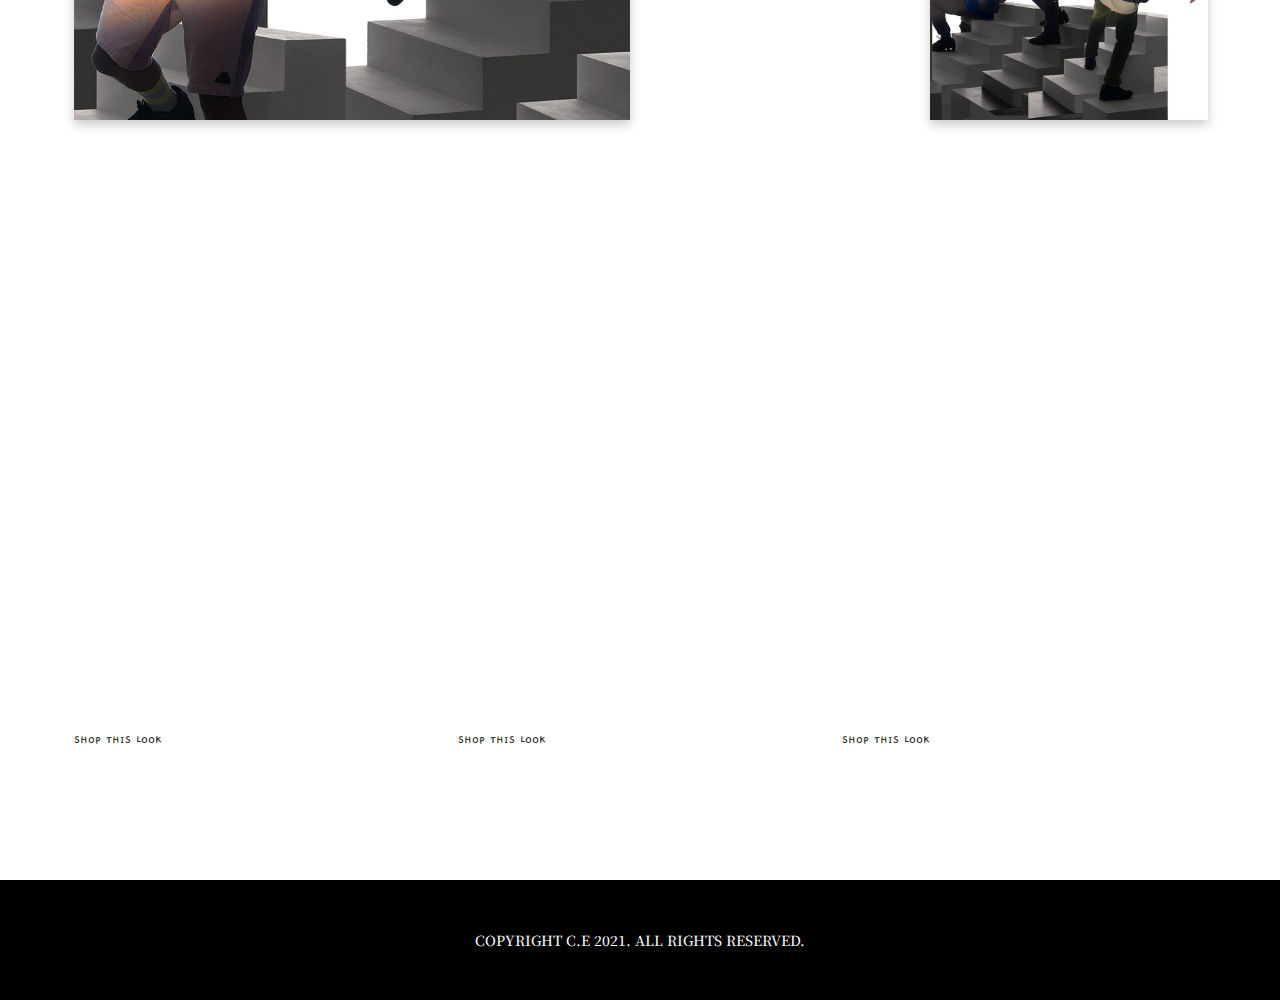
<file: sub4.html>
<!DOCTYPE html>
<html lang="en">
<head>
    <meta charset="UTF-8">
    <meta http-equiv="X-UA-Compatible" content="IE=edge">
    <meta name="viewport" content="width=device-width, initial-scale=1.0, maximum-scale=1, minimum-scale=1">
    <title>Lookbook</title>
    <link rel="icon" href="img/ce-logo.jpg">
    <link rel="stylesheet" href="css/reset.css">
    <link rel="stylesheet" href="css/common.css">
    <link rel="stylesheet" href="css/sub4.css">
    <link rel="stylesheet" href="css/aos.css">
    <script src="js/jquery-3.6.0.min.js"></script>
    <script src="js/navcommon.js"></script>
    <script src="js/aos.js"></script>
    <script src="js/common.js"></script>
</head>
<body>
    <div class="hdrWrap">
        <header>
            <ul class="le">
                <li><a href="sub1.html">About</a></li>
                <li><a href="sub2.html">New Arrival</a></li>
            </ul>
            <h1><a href="index.html"><img src="img/ce-logo.jpg" alt=""></a></h1>
            <div class="btns">
                <button><i class="fas fa-bars"></i></button>
            </div>  
            <ul class="ri">
                <li><a href="sub3.html">Store</a></li>
                <li><a href="sub4.html">Lookbook</a></li>
            </ul>
        </header>
    </div>
    <div class="navWrap close">
        <ul>
            <li><a href="sub1.html">About</a></li>
            <li><a href="sub2.html">New Arrival</a></li>
            <li><a href="sub3.html">Store</a></li>
            <li><a href="sub4.html">Lookbook</a></li>
        </ul>
    </div>
    <div class="content ss20">
        <section>
            <article>
                <header>
                    <h3 data-aos="fade-right" data-aos-duration="1000">CAVEMPT SS20</h3>
                    <p data-aos="fade-right" data-aos-duration="1500">
                        CAV EMPT는 CAVEAT EMPTOR의 약자로, "BUYER BEWARE"라틴어입니다. 이는 SF와 SF의 소설 "UBIK"에서 가져온 것으로,
                        <br>현실에 대한 인식과 사회에 대한 기술의 영향에 의문을 제기하는 것으로, 브랜드의 공상 과학을 설명해 주고 있습니다.
                    </p>
                    <h5>VIEW ALL COLLECTION</h5>
                </header>
                <div class="image"></div>
            </article>
            <div class="imgGroup">
                <article data-aos="fade-right" data-aos-delay="300">
                    <div class="image i1"></div>
                    <h5>SHOP THIS LOOK</h5>
                </article>
                <article data-aos="fade-right" data-aos-delay="500">
                    <div class="image i2"></div>
                    <h5>SHOP THIS LOOK</h5>
                </article>
                <article data-aos="fade-right" data-aos-delay="700">
                    <div class="image i3"></div>
                    <h5>SHOP THIS LOOK</h5>
                </article>
            </div>
        </section>
    </div>
    <div class="content banner">
        <section>
            <div class="image"></div>
            <h6><a href="https://www.cavempt.com" target="_blank">https://www.cavempt.com</a></h6>
        </section>
    </div>
    <div class="content fw19">
        <header>
            <div class="image"></div>
            <div class="texts">
                <h3 data-aos="fade-left" data-aos-easing="linear">CAVEMPT FW19</h3>
                <p data-aos="fade-left" data-aos-easing="linear" data-aos-delay="300">
                    CAV EMPT는 CAVEAT EMPTOR의 약자로, "BUYER BEWARE"라틴어입니다. 이는 SF와 SF의 소설 "UBIK"에서 가져온 것으로,<br>현실에 대한 인식과 사회에 대한 기술의 영향에 의문을 제기하는 것으로, 브랜드의 공상 과학을 설명해 주고 있습니다.
                </p>
                <h5>VIEW ALL COLLECTION</h5>
                <div class="image i1"></div>
            </div>
        </header>
        <section>
            <article>
                <div class="image i1" data-aos="fade-up" data-aos-anchor-placement="center-bottom"></div>
                <h5>SHOP THIS LOOK</h5>
            </article>
            <article>
                <div class="image i2" data-aos="fade-up" data-aos-anchor-placement="center-bottom" data-aos-delay="300"></div>
                <h5>SHOP THIS LOOK</h5>
            </article>
            <article>
                <div class="image i3" data-aos="fade-up" data-aos-anchor-placement="center-bottom" data-aos-delay="500"></div>
                <h5>SHOP THIS LOOK</h5>
            </article>
        </section>
    </div>

    <div class="ftrWrap">
        <footer>
            <h4>copyright c.e 2021. all rights reserved.</h4>
        </footer>
    </div>
</body>
</html>
</file>
<file: css/common.css>
@import url("font.css");
body {
  font-family: 'Noto Serif KR', serif;
  font-weight: 500;
  font-size: 14px;
  line-height: 20px;
  color: #555;
  overflow-x: hidden;
}

html, body {
  max-width: 100%;
  overflow-x: hidden;
}

h1, h2, h3, h4, h5, h6, li, button, input, label, option {
  font-family: 'Gaegu', sans-serif;
}

h3 {
  font-weight: 700;
  font-size: 48px;
  line-height: 80px;
  color: #000;
}

div.hdrWrap {
  background-color: #333399;
  padding: 20px 0;
  width: 100%;
  position: fixed;
  z-index: 1;
}

div.hdrWrap header {
  width: 90%;
  max-width: 1200px;
  line-height: 40px;
  margin: 0 auto;
  display: -webkit-box;
  display: -ms-flexbox;
  display: flex;
  -webkit-box-pack: justify;
      -ms-flex-pack: justify;
          justify-content: space-between;
  position: relative;
  font-weight: 700;
}

div.hdrWrap header h1 img {
  width: 60px;
  height: 50px;
  position: absolute;
  left: 0;
  right: 0;
  bottom: -5px;
  margin: 0 auto;
}

div.hdrWrap header ul {
  display: -webkit-box;
  display: -ms-flexbox;
  display: flex;
  -webkit-box-pack: justify;
      -ms-flex-pack: justify;
          justify-content: space-between;
  font-size: 18px;
  color: #fff;
}

div.hdrWrap header .le li {
  margin-left: 40px;
}

div.hdrWrap header .ri li {
  margin-left: 40px;
}

div.hdrWrap header .btns {
  display: none;
}

button {
  width: 100px;
  height: 40px;
  background-color: #333399;
  color: #fff;
  border: 0;
  border-radius: 10px;
  font-size: 16px;
}

div.content {
  padding: 120px 0;
}

div.content header {
  width: 90%;
  max-width: 1200px;
  margin: 0 auto;
  text-align: center;
}

div.content section {
  width: 90%;
  max-width: 1200px;
  margin: 0 auto;
}

div.content section h4 {
  font-weight: 700;
  font-size: 24px;
  line-height: 40px;
  color: #000;
}

div.content section h5 {
  font-weight: 700;
  font-size: 12px;
  line-height: 40px;
  color: #333;
}

div.content section p {
  overflow: hidden;
  font-weight: 500;
  font-size: 12px;
  line-height: 20px;
  color: #555;
}

div.content section menu li {
  font-weight: 300;
  font-size: 30px;
  line-height: 40px;
  color: #000;
}

.ftrWrap {
  background-color: #000;
}

.ftrWrap footer {
  padding: 40px 0;
}

.ftrWrap footer h4 {
  color: #fff;
  text-align: center;
  font-weight: 500;
  font-size: 14px;
  line-height: 40px;
  font-family: 'Noto Serif KR' ,sans-serif;
  text-transform: uppercase;
}

@media screen and (max-width: 420px) {
  h3 {
    font-size: 18px;
  }
  div.content {
    padding: 80px 0;
  }
  div.hdrWrap {
    padding: 5px 0;
  }
  div.hdrWrap header h1 img {
    width: 35px;
    height: 30px;
    margin-left: 0;
    bottom: 5px;
  }
  div.hdrWrap header .btns {
    display: block !important;
    width: 30px;
    padding-left: 250px;
  }
  div.hdrWrap header .btns button {
    width: 30px;
    height: 30px;
    font-size: 15px;
  }
  div.hdrWrap header ul li {
    display: none;
  }
  div.navWrap {
    background-color: #fff;
    height: 240px;
    padding: 40px 0;
    overflow: hidden;
    -webkit-transition-property: height padding;
    transition-property: height padding;
    -webkit-transition-duration: 0.4s;
            transition-duration: 0.4s;
  }
  div.navWrap ul {
    text-align: center;
    padding-top: 20px;
  }
  div.navWrap ul li {
    line-height: 40px;
    font-size: 18px;
    font-weight: 700;
    color: #339;
  }
  div.close {
    height: 0;
    padding: 0;
  }
  div.ftrWrap {
    background-color: #000;
  }
  div.ftrWrap footer {
    padding: 0;
  }
  div.ftrWrap footer h4 {
    color: #fff;
    text-align: center;
    font-weight: 500;
    font-size: 10px;
    line-height: 40px;
    font-family: 'Noto Serif KR' ,sans-serif;
    text-transform: uppercase;
  }
}
</file>
<file: css/index.css>
.main {
  background-image: url("../img/bgmain.jpg");
  background-position: center;
  background-size: cover;
}

.main section {
  padding: 80px 0;
}

.main section h3 {
  text-align: center;
  padding-top: 80px;
}

.main section .image {
  background-image: url("../img/ml1.png");
  background-position: center;
  background-size: cover;
  width: 280px;
  height: 245px;
  margin: 0 auto;
}

.main section .image:hover {
  -webkit-transform: rotate(360deg);
          transform: rotate(360deg);
  -webkit-transition-duration: 1.5s;
          transition-duration: 1.5s;
}

.ct01 section {
  display: -webkit-box;
  display: -ms-flexbox;
  display: flex;
  width: calc(100% / 3 - 20px);
  position: relative;
}

.ct01 section .name {
  text-align: left;
}

.ct01 section .name p {
  width: 280px;
}

.ct01 section .imgGroup {
  width: calc(100% / 2 + 20px);
  position: relative;
}

.ct01 section .imgGroup .i1 {
  width: calc(100% - 420px);
  height: 200px;
  background-color: #fc0;
  position: absolute;
  right: 0;
  top: 40px;
}

.ct01 section .imgGroup .i2 {
  width: calc(100% - 200px);
  height: 480px;
  background-color: #999;
  margin: 0 auto;
}

.ct01 section .imgGroup .i3 {
  width: calc(100% - 420px);
  height: 200px;
  background-color: #f90;
  position: absolute;
  left: 0;
  bottom: 40px;
}

.ct01 section .imgGroup .i1 {
  background-image: url("../img/logo1.jpg");
  background-position: center;
  background-size: cover;
}

.ct01 section .imgGroup .i2 {
  background-image: url("../img/logo2.jpg");
  background-position: center;
  background-size: cover;
}

.ct01 section .imgGroup .i3 {
  background-image: url("../img/logo3.jpg");
  background-position: center;
  background-size: cover;
}

.ct01 section .texts {
  position: absolute;
  bottom: 0;
  right: 0;
}

.ct01 section .texts p {
  width: 280px;
}

.ct01 section .texts .btns {
  margin-top: 40px;
}

.ct01 section .texts .hvr-grow {
  display: inline-block;
  vertical-align: middle;
  -webkit-transform: perspective(1px) translateZ(0);
  transform: perspective(1px) translateZ(0);
  -webkit-box-shadow: 0 0 1px rgba(0, 0, 0, 0);
          box-shadow: 0 0 1px rgba(0, 0, 0, 0);
  -webkit-transition-duration: 0.3s;
  transition-duration: 0.3s;
  -webkit-transition-property: transform;
  -webkit-transition-property: -webkit-transform;
  transition-property: -webkit-transform;
  transition-property: transform;
  transition-property: transform, -webkit-transform;
}

.ct01 section .texts .hvr-grow:hover, .ct01 section .texts .hvr-grow:focus, .ct01 section .texts .hvr-grow:active {
  -webkit-transform: scale(1.1);
  transform: scale(1.1);
}

.lb {
  background-color: #339;
}

.lb header h3 {
  text-align: left;
  margin: 0 10px;
  color: #fff;
}

.lb section {
  display: -webkit-box;
  display: -ms-flexbox;
  display: flex;
  -ms-flex-pack: distribute;
      justify-content: space-around;
}

.lb section .image {
  width: calc(50% - 20px);
  height: 560px;
  background-color: #999;
  background-image: url("../img/lk.jpg");
  background-position: top;
  background-size: cover;
  -webkit-transform: rotateY(0deg);
          transform: rotateY(0deg);
  -webkit-transition: -webkit-transform 1.2s;
  transition: -webkit-transform 1.2s;
  transition: transform 1.2s;
  transition: transform 1.2s, -webkit-transform 1.2s;
}

.lb section .image:hover {
  -webkit-transform: rotateY(180deg);
          transform: rotateY(180deg);
  -webkit-box-shadow: 0 5px 10px rgba(0, 0, 0, 0.5);
          box-shadow: 0 5px 10px rgba(0, 0, 0, 0.5);
}

.lb section .imgGroup {
  width: calc(50% - 20px);
  display: -webkit-box;
  display: -ms-flexbox;
  display: flex;
  -ms-flex-wrap: wrap;
      flex-wrap: wrap;
  row-gap: 20px;
}

.lb section .imgGroup .image {
  background-color: #999;
  height: 270px;
  margin: 0 10px;
}

.lb section .imgGroup .i1 {
  background-image: url("../img/lk1.jpg");
  background-position: top;
  background-size: cover;
}

.lb section .imgGroup .i2 {
  background-image: url("../img/lk2.jpg");
  background-position: top;
  background-size: cover;
}

.lb section .imgGroup .i3 {
  background-image: url("../img/lk3.jpg");
  background-position: top;
  background-size: cover;
}

.lb section .imgGroup .i4 {
  background-image: url("../img/lk4.jpg");
  background-position: top;
  background-size: cover;
}

.store {
  width: 90%;
  max-width: 1200px;
  margin: 0 auto;
  display: -webkit-box;
  display: -ms-flexbox;
  display: flex;
  -ms-flex-pack: distribute;
      justify-content: space-around;
}

.store .texts {
  width: calc(100% / 12 * 5);
  padding: 80px 0;
}

.store .texts p {
  font-weight: 500;
  font-size: 12px;
  line-height: 20px;
  color: #555;
  width: 280px;
  padding: 40px 0;
}

.store .imgview {
  width: calc(100% / 12 * 7);
  overflow: hidden;
}

.store .imgview .imgGroup {
  width: calc(100% * 4);
  display: -webkit-box;
  display: -ms-flexbox;
  display: flex;
  -webkit-box-pack: start;
      -ms-flex-pack: start;
          justify-content: flex-start;
}

.store .imgview .imgGroup .image {
  width: calc(100% / 4);
  height: 440px;
  background-color: #999;
}

.store .imgview .imgGroup .i1 {
  background-image: url("../img/st1.jpg");
  background-position: center;
  background-size: cover;
}

.store .imgview .imgGroup .i2 {
  background-image: url("../img/st2.jpg");
  background-position: center;
  background-size: cover;
}

.store .imgview .imgGroup .i3 {
  background-image: url("../img/st3.jpg");
  background-position: center;
  background-size: cover;
}

.store .imgview .imgGroup .i4 {
  background-image: url("../img/st4.jpg");
  background-position: center;
  background-size: cover;
}

.store .imgview .imgGroup .i5 {
  background-image: url("../img/st5.jpg");
  background-position: center;
  background-size: cover;
}

.store .imgview .btns {
  display: -webkit-box;
  display: -ms-flexbox;
  display: flex;
  -webkit-box-pack: justify;
      -ms-flex-pack: justify;
          justify-content: space-between;
}

.store .imgview .btns button {
  background-color: transparent;
  color: #000;
  width: 80px;
}

.insta {
  background-color: #339;
}

.insta section {
  display: -webkit-box;
  display: -ms-flexbox;
  display: flex;
  -ms-flex-pack: distribute;
      justify-content: space-around;
}

.insta section article {
  width: calc(100% / 4 - 20px);
}

.insta section article .texts {
  position: relative;
}

.insta section article .texts h5 {
  line-height: 20px;
  color: #fff;
  position: absolute;
  top: 0;
  left: 5px;
}

.insta section article .texts h3 {
  color: #fff;
}

.insta section .image {
  height: 360px;
}

.insta section .hvr-buzz {
  display: inline-block;
  vertical-align: middle;
  -webkit-transform: perspective(1px) translateZ(0);
  transform: perspective(1px) translateZ(0);
  -webkit-box-shadow: 0 0 1px rgba(0, 0, 0, 0);
          box-shadow: 0 0 1px rgba(0, 0, 0, 0);
}

.insta section .hvr-buzz:hover, .insta section .hvr-buzz:focus, .insta section .hvr-buzz:active {
  -webkit-animation-name: hvr-buzz;
  animation-name: hvr-buzz;
  -webkit-animation-duration: 0.15s;
  animation-duration: 0.15s;
  -webkit-animation-timing-function: linear;
  animation-timing-function: linear;
  -webkit-animation-iteration-count: infinite;
  animation-iteration-count: infinite;
}

.insta section .i1 {
  background-image: url("../img/insta1.jpg");
  background-position: center;
  background-size: cover;
}

.insta section .i2 {
  background-image: url("../img/insta2.jpg");
  background-position: center;
  background-size: cover;
}

.insta section .i3 {
  background-image: url("../img/insta3.jpg");
  background-position: center;
  background-size: cover;
}

.banner {
  position: relative;
}

.banner.banner {
  padding: 0;
}

.banner .texts {
  position: absolute;
  margin: auto;
  left: 0;
  right: 0;
  top: 0;
  bottom: 0;
  height: 240px;
}

.banner .texts h3 {
  text-align: center;
  color: #fff;
  text-shadow: 0 10px 20px black;
}

.banner .texts .box {
  width: 220px;
  height: 40px;
  background-color: #000;
  color: #fff;
  line-height: 40px;
  border-radius: 10px;
  margin: 0 auto;
  margin-top: 40px;
  text-indent: 10px;
}

.banner .image {
  background-image: url("../img/join_op.jpg");
  background-position: center;
  background-size: cover;
  height: 480px;
}

@media screen and (max-width: 780px) {
  h3 {
    font-size: 30px;
  }
  .ct01 section .name h3 {
    font-size: 30px;
  }
  .ct01 section .name p {
    width: 210px;
    font-size: 10px;
  }
  .ct01 section .imgGroup .i1 {
    height: 125px;
    width: 125px;
    right: -70px;
  }
  .ct01 section .imgGroup .i2 {
    width: 280px;
    height: 375px;
  }
  .ct01 section .imgGroup .i3 {
    height: 125px;
    width: 125px;
    left: -70px;
  }
  .ct01 section .texts {
    position: static;
    padding-top: 215px;
    padding-left: 40px;
  }
  .ct01 section .texts p {
    width: 168px;
    font-size: 10px;
  }
  .ct01 section .texts .btns button {
    width: 90px;
    font-size: 10px;
  }
  .lb section .image {
    height: 330px;
  }
  .lb section .imgGroup {
    row-gap: 10px;
  }
  .lb section .imgGroup .image {
    height: 160px;
  }
  .store {
    display: none;
  }
  .insta {
    background-color: #fff;
  }
  .insta section article .texts h5 {
    color: #000;
  }
  .insta section article .texts h3 {
    color: #000;
  }
  .insta section .image {
    height: 240px;
  }
  .banner .image {
    height: 360px;
  }
  .ftrWrap footer {
    padding: 20px 0;
  }
  .ftrWrap footer h4 {
    font-size: 12px;
  }
}

@media screen and (max-width: 420px) {
  .main section h3 {
    padding: 0;
  }
  .main section .image {
    width: 237px;
    height: 207px;
  }
  div.content {
    padding: 80px 0;
  }
  .ct01 section {
    display: block;
    position: relative;
  }
  .ct01 section .name {
    text-align: left;
  }
  .ct01 section .name h3 {
    font-size: 18px;
  }
  .ct01 section .name p {
    width: 100%;
    font-size: 10px;
    line-height: 20px;
  }
  .ct01 section .name br {
    display: none;
  }
  .ct01 section .imgGroup {
    width: 100%;
    position: relative;
    margin-top: 40px;
  }
  .ct01 section .imgGroup .i1 {
    width: calc(100% - 220px);
    height: 140px;
    right: 0;
    top: 20px;
  }
  .ct01 section .imgGroup .i2 {
    width: 260px;
    height: 330px;
  }
  .ct01 section .imgGroup .i3 {
    width: calc(100% - 220px);
    height: 140px;
    left: 0;
    bottom: 20px;
  }
  .ct01 section .texts {
    padding: 0;
    padding-top: 40px;
    width: 90%;
    margin: 0 auto;
    text-align: center;
  }
  .ct01 section .texts p {
    width: 100%;
    text-align: center;
  }
  .ct01 section .texts .btns {
    margin-top: 40px;
  }
  .ct01 section .texts .btns button a {
    font-size: 14px;
  }
  .lb {
    background-color: #fff;
  }
  .lb header h3 {
    color: #000;
  }
  .lb section {
    display: block;
  }
  .lb section .image {
    width: 100%;
    height: 320px;
  }
  .lb section .imgGroup {
    width: 100%;
    -webkit-box-pack: justify;
        -ms-flex-pack: justify;
            justify-content: space-between;
    row-gap: 10px;
    margin-top: 10px;
  }
  .lb section .imgGroup .image {
    width: calc(50% - 5px);
    height: 200px;
    margin: 0;
  }
  .insta {
    background-color: #339;
    padding: 0 !important;
    height: 160px;
  }
  .insta section article {
    width: 100%;
    position: relative;
  }
  .insta section article .texts {
    position: absolute;
    top: 50px;
    bottom: 0;
    width: 180px;
  }
  .insta section article .texts h5 {
    font-size: 8px;
    color: #fff;
  }
  .insta section article .texts h3 {
    color: #fff;
  }
  .insta section .image {
    display: none;
  }
  .banner {
    padding-top: 80px !important;
  }
  .banner .texts {
    top: 160px;
  }
  .banner .texts h3 {
    line-height: 40px;
  }
  .banner .texts .box {
    font-size: 12px;
  }
  .banner .image {
    height: 320px;
  }
}
</file>
<file: css/sub1.css>
body {
  background-color: #eee;
}

.about header {
  padding-top: 120px;
}

.about section {
  display: -webkit-box;
  display: -ms-flexbox;
  display: flex;
  padding-top: 40px;
}

.about section .image {
  width: 50%;
  height: 720px;
  background-color: #999;
}

.about section .i1 {
  background-image: url("../img/cais1.jpg");
  background-position: center;
  background-size: cover;
}

.about section .i2 {
  background-image: url("../img/cais2.jpg");
  background-position: center;
  background-size: cover;
}

.intro header p {
  line-height: 40px;
  padding: 20px 0;
}

.intro section .imgGroup {
  display: -webkit-box;
  display: -ms-flexbox;
  display: flex;
  -ms-flex-pack: distribute;
      justify-content: space-around;
  -ms-flex-wrap: wrap;
      flex-wrap: wrap;
  row-gap: 40px;
  padding-top: 40px;
}

.intro section .imgGroup .image {
  height: 720px;
  width: calc(50% - 20px);
  background-color: #999;
}

.intro section .imgGroup .i3 {
  width: calc(100% - 20px);
}

.intro section .imgGroup .i1 {
  background-image: url("../img/intro1.jpg");
  background-position: center;
  background-size: cover;
}

.intro section .imgGroup .i2 {
  background-image: url("../img/intro2.jpg");
  background-position: center;
  background-size: cover;
}

.intro section .imgGroup .i3 {
  background-image: url("../img/intro3.jpg");
  background-position: center;
  background-size: cover;
}

@media screen and (max-width: 420px) {
  div.about {
    padding: 0;
  }
  div.about header {
    padding-top: 80px;
  }
  div.about header h5 {
    font-size: 10px;
    line-height: 40px;
  }
  div.about header h3 {
    line-height: 40px;
  }
  div.about section {
    display: block;
  }
  div.about section .image {
    width: 100%;
    height: 400px;
  }
  div.intro {
    padding-bottom: 0;
  }
  div.intro header {
    width: 90%;
  }
  div.intro header p {
    line-height: 20px;
    font-size: 8px;
    padding: 0;
  }
  div.intro header p:last-of-type {
    margin-top: 40px;
  }
  div.intro header br {
    display: none;
  }
  div.intro section .imgGroup {
    row-gap: 20px;
  }
  div.intro section .imgGroup .image {
    width: 100%;
    height: 400px;
  }
  div.intro section .imgGroup .i3 {
    width: 100%;
    height: 280px;
  }
}
</file>
<file: css/sub2.css>
.mnimg {
  background-image: url("../img/cvm.jpg");
  background-position: center;
  background-size: cover;
  height: 600px;
}

.new header {
  text-align: center;
}

.new section {
  width: 90%;
  max-width: 1200px;
  margin: 0 auto;
  margin-top: 40px;
}

.new section article {
  position: relative;
}

.new section article .bs {
  display: -webkit-box;
  display: -ms-flexbox;
  display: flex;
  -webkit-box-pack: justify;
      -ms-flex-pack: justify;
          justify-content: space-between;
}

.new section article .bs .i1 {
  width: calc(100% / 12 * 4);
  height: 520px;
  background-color: #999;
  margin-left: 190px;
}

.new section article .bs .i2 {
  width: calc(100% / 12 * 3);
  height: 360px;
  background-color: #666;
  margin-right: 190px;
  margin-top: 80px;
}

.new section article .bs .i1 {
  background-image: url("../img/new-1.jpg");
  background-position: center;
  background-size: cover;
}

.new section article .bs .i2 {
  background-image: url("../img/new-2.jpg");
  background-position: center;
  background-size: cover;
}

.new section article .imgView {
  margin-top: 40px;
  margin: 0 auto;
  width: 100%;
  overflow: hidden;
}

.new section article .imgView .imgGroup {
  width: 200%;
  display: -webkit-box;
  display: -ms-flexbox;
  display: flex;
  -ms-flex-pack: distribute;
      justify-content: space-around;
  margin: 0 auto;
}

.new section article .imgView .imgGroup .image {
  width: calc(100% / 6 - 20px);
  height: 360px;
  background-color: #999;
}

.new section article .imgView .i1 {
  background-image: url("../img/news-1.jpg");
  background-position: center;
  background-size: cover;
}

.new section article .imgView .i2 {
  background-image: url("../img/news-2.jpg");
  background-position: center;
  background-size: cover;
}

.new section article .imgView .i3 {
  background-image: url("../img/news-3.jpg");
  background-position: center;
  background-size: cover;
}

.new section article .imgView .i4 {
  background-image: url("../img/news-4.jpg");
  background-position: center;
  background-size: cover;
}

.new section article .imgView .i5 {
  background-image: url("../img/news-5.jpg");
  background-position: center;
  background-size: cover;
}

.new section article .imgView .i6 {
  background-image: url("../img/news-6.jpg");
  background-position: center;
  background-size: cover;
}

.new section article .imgView .i7 {
  background-image: url("../img/news-7.jpg");
  background-position: center;
  background-size: cover;
}

.new section article .btns {
  width: calc(100% + 160px);
  display: -webkit-box;
  display: -ms-flexbox;
  display: flex;
  -webkit-box-pack: justify;
      -ms-flex-pack: justify;
          justify-content: space-between;
  position: absolute;
  height: 80px;
  margin: auto;
  top: 520px;
  bottom: 0;
  left: -80px;
}

.new section article .btns button {
  width: 80px;
  height: 80px;
  font-size: 24px;
  background-color: transparent;
  color: #000;
}

.banner {
  background-image: url("../img/caban.jpg");
  background-position: center;
  background-size: cover;
  height: 560px;
}

.archive section {
  display: -webkit-box;
  display: -ms-flexbox;
  display: flex;
  -ms-flex-pack: distribute;
      justify-content: space-around;
  padding-top: 40px;
}

.archive section .le {
  width: calc(30% - 20px);
  margin-top: 40px;
}

.archive section .le .image {
  height: 480px;
  background-color: #999;
  background-image: url("../img/ar1.jpg");
  background-position: center;
  background-size: cover;
}

.archive section .le .i2 {
  background-image: url("../img/ar4.jpg");
  margin-top: 40px;
}

.archive section .ce {
  width: calc(30% - 20px);
}

.archive section .ce .image {
  height: 480px;
  background-color: #999;
  background-image: url("../img/ar2.jpg");
  background-position: center;
  background-size: cover;
}

.archive section .ce .i4 {
  background-image: url("../img/ar5.jpg");
  margin-top: 40px;
}

.archive section .ri {
  width: calc(30% - 20px);
  margin-top: 40px;
}

.archive section .ri .image {
  height: 480px;
  background-color: #999;
  background-image: url("../img/ar3.jpg");
  background-position: center;
  background-size: cover;
}

.archive section .ri .i6 {
  background-image: url("../img/ar6.jpg");
  margin-top: 40px;
}

@media screen and (max-width: 780px) {
  div.content.mnimg {
    height: 520px;
  }
  div.new section article .bs {
    -webkit-box-pack: justify;
        -ms-flex-pack: justify;
            justify-content: space-between;
  }
  div.new section article .bs .i1 {
    width: 260px;
    height: 320px;
    margin-left: 80px;
  }
  div.new section article .bs .i2 {
    width: 190px;
    height: 200px;
    margin-right: 100px;
  }
  div.new section article .imgView .imgGroup .image {
    width: 170px;
    height: 200px;
  }
  div.new section article .btns {
    width: calc(100% + 120px);
    top: 340px;
    left: -60px;
  }
  div.banner {
    height: 400px;
  }
  div.archive {
    padding-bottom: 0;
  }
  div.archive section .le .image {
    height: 200px;
  }
  div.archive section .ce .image {
    height: 200px;
  }
  div.archive section .ri .image {
    height: 200px;
  }
}

@media screen and (max-width: 420px) {
  div.content.mnimg {
    display: none;
  }
  div.new section article .bs {
    -webkit-box-pack: justify;
        -ms-flex-pack: justify;
            justify-content: space-between;
  }
  div.new section article .bs .i1 {
    width: 130px;
    height: 160px;
    margin-left: 60px;
  }
  div.new section article .bs .i2 {
    width: 100px;
    height: 100px;
    margin-right: 50px;
    margin-top: 30px;
  }
  div.new section article .imgView .imgGroup .image {
    width: 100px;
    height: 120px;
  }
  div.new section article .btns {
    width: calc(100% + 40px);
    height: 40px;
    top: 160px;
    left: -20px;
  }
  div.new section article .btns button {
    width: 40px;
    height: 40px;
    font-size: 16px;
  }
  div.banner {
    height: 160px;
  }
  div.archive {
    padding-bottom: 0;
  }
  div.archive section {
    padding: 0;
  }
  div.archive section .le {
    width: calc(33.33% - 5px);
  }
  div.archive section .le .image {
    height: 120px;
  }
  div.archive section .le .i2 {
    margin-top: 10px;
  }
  div.archive section .ce {
    width: calc(33.33% - 5px);
  }
  div.archive section .ce .image {
    height: 120px;
  }
  div.archive section .ce .i4 {
    margin-top: 10px;
  }
  div.archive section .ri {
    width: calc(33.33% - 5px);
  }
  div.archive section .ri .image {
    height: 120px;
  }
  div.archive section .ri .i6 {
    margin-top: 10px;
  }
}
</file>
<file: css/sub3.css>
.store header {
  padding-top: 120px;
}

.store section {
  padding-top: 40px;
}

.store section article {
  display: -webkit-box;
  display: -ms-flexbox;
  display: flex;
  -ms-flex-pack: distribute;
      justify-content: space-around;
  margin-top: 40px;
}

.store section article .image {
  width: calc(50% - 40px);
  height: 480px;
  background-color: #999;
}

.store section article .i1 {
  background-image: url("../img/st1.jpg");
  background-position: center;
  background-size: cover;
}

.store section article .i2 {
  background-image: url("../img/st2.jpg");
  background-position: center;
  background-size: cover;
}

.store section article .i3 {
  background-image: url("../img/st3.jpg");
  background-position: center;
  background-size: cover;
}

.store section article .i4 {
  background-image: url("../img/st4.jpg");
  background-position: center;
  background-size: cover;
}

.store section article .i5 {
  background-image: url("../img/st5.jpg");
  background-position: center;
  background-size: cover;
}

.map header p {
  line-height: 40px;
}

.map section .ggmap {
  margin-top: 40px;
}

@media screen and (max-width: 420px) {
  div.store header {
    padding-top: 0px;
  }
  div.store section {
    padding: 0;
  }
  div.store section article {
    -ms-flex-wrap: wrap;
        flex-wrap: wrap;
    row-gap: 20px;
    margin-top: 20px;
  }
  div.store section article .image {
    width: 100%;
    height: 280px;
  }
  div.map {
    padding-bottom: 0;
  }
  div.map header p {
    font-size: 8px;
    line-height: 20px;
  }
  div.map section .ggmap iframe {
    height: 300px;
  }
}
</file>
<file: css/sub4.css>
*.image {
  -webkit-box-shadow: 0 5px 10px #ccc;
          box-shadow: 0 5px 10px #ccc;
}

.ss20 section {
  padding-top: 120px;
}

.ss20 section article {
  display: -webkit-box;
  display: -ms-flexbox;
  display: flex;
  -webkit-box-pack: justify;
      -ms-flex-pack: justify;
          justify-content: space-between;
}

.ss20 section article header {
  width: calc(50% - 20px);
  text-align: left;
  padding-top: 200px;
}

.ss20 section article header p {
  padding: 40px 0;
}

.ss20 section article header h5 {
  cursor: pointer;
}

.ss20 section article .image {
  width: calc(50% - 20px);
  height: 600px;
  background-image: url("../img/ss20.jpg");
  background-position: top;
  background-size: cover;
}

.ss20 section .imgGroup {
  display: -webkit-box;
  display: -ms-flexbox;
  display: flex;
  -ms-flex-pack: distribute;
      justify-content: space-around;
  margin-top: 40px;
}

.ss20 section .imgGroup article {
  width: calc(100% / 3 - 20px);
  display: -webkit-box;
  display: -ms-flexbox;
  display: flex;
  -webkit-box-orient: vertical;
  -webkit-box-direction: normal;
      -ms-flex-direction: column;
          flex-direction: column;
}

.ss20 section .imgGroup article h5 {
  cursor: pointer;
}

.ss20 section .imgGroup article .image {
  width: 100%;
  height: 560px;
}

.ss20 section .imgGroup article .i1 {
  background-image: url("../img/ss20-1.jpg");
  background-position: top;
  background-size: cover;
}

.ss20 section .imgGroup article .i2 {
  background-image: url("../img/ss20-2.jpg");
  background-position: top;
  background-size: cover;
}

.ss20 section .imgGroup article .i3 {
  background-image: url("../img/ss20-3.jpg");
  background-position: top;
  background-size: cover;
}

.banner section {
  display: -webkit-box;
  display: -ms-flexbox;
  display: flex;
  -webkit-box-pack: justify;
      -ms-flex-pack: justify;
          justify-content: space-between;
  -webkit-box-align: end;
      -ms-flex-align: end;
          align-items: flex-end;
  position: relative;
}

.banner section .image {
  width: calc(100% / 12 * 8);
  height: 680px;
  background-image: url("../img/ban.jpg");
  background-position: center;
  background-size: cover;
}

.banner section h6 {
  position: absolute;
  right: 180px;
  font-weight: 700;
  font-size: 16px;
}

.fw19 header {
  display: -webkit-box;
  display: -ms-flexbox;
  display: flex;
  -ms-flex-pack: distribute;
      justify-content: space-around;
}

.fw19 header .image {
  width: calc(50% - 20px);
  height: 600px;
  background-image: url("../img/fw19-11.jpg");
  background-position: top;
  background-size: cover;
}

.fw19 header .texts {
  width: calc(50% - 20px);
  text-align: left;
}

.fw19 header .texts p {
  font-size: 12px;
  color: #555;
  padding: 40px 0;
}

.fw19 header .texts h5 {
  line-height: 40px;
  font-size: 12px;
  color: #333;
  font-weight: 700;
  cursor: pointer;
}

.fw19 header .texts .image {
  width: 50%;
  height: 280px;
  margin-top: 40px;
  margin-left: 280px;
  background-image: url("../img/fw19-12.jpg");
  background-position: center;
  background-size: cover;
}

.fw19 section {
  display: -webkit-box;
  display: -ms-flexbox;
  display: flex;
  -ms-flex-pack: distribute;
      justify-content: space-around;
}

.fw19 section article {
  width: calc(100% / 3 - 20px);
  margin-top: 40px;
  display: -webkit-box;
  display: -ms-flexbox;
  display: flex;
  -webkit-box-orient: vertical;
  -webkit-box-direction: normal;
      -ms-flex-direction: column;
          flex-direction: column;
}

.fw19 section article h5 {
  cursor: pointer;
}

.fw19 section article .image {
  width: 100%;
  height: 560px;
}

.fw19 section article .i1 {
  background-image: url("../img/fw19-1.jpg");
  background-position: top;
  background-size: cover;
}

.fw19 section article .i2 {
  background-image: url("../img/fw19-2.jpg");
  background-position: top;
  background-size: cover;
}

.fw19 section article .i3 {
  background-image: url("../img/fw19-3.jpg");
  background-position: top;
  background-size: cover;
}

@media screen and (max-width: 780px) {
  div.ss20 section article header {
    padding-top: 80px;
  }
  div.ss20 section article header h3 {
    font-size: 24px;
  }
  div.ss20 section article header p {
    font-size: 10px;
  }
  div.ss20 section article header h5 {
    cursor: pointer;
  }
  div.ss20 section article .image {
    height: 400px;
  }
  div.ss20 section .imgGroup {
    height: 320px;
  }
  div.ss20 section .imgGroup article h5 {
    cursor: pointer;
  }
  div.banner section .image {
    height: 400px;
  }
  div.banner section h6 {
    right: 60px;
  }
  div.fw19 {
    padding-bottom: 0;
  }
  div.fw19 header .image {
    height: 380px;
  }
  div.fw19 header .texts h3 {
    font-size: 24px;
  }
  div.fw19 header .texts p {
    padding: 20px 0;
    font-size: 10px;
  }
  div.fw19 header .texts h5 {
    cursor: pointer;
    font-size: 8px;
  }
  div.fw19 header .texts .image {
    margin: auto;
    margin-left: 160px;
    height: 140px;
  }
  div.fw19 section article .image {
    height: 320px;
  }
  div.fw19 section article h5 {
    cursor: pointer;
  }
}

@media screen and (max-width: 420px) {
  div.ss20 section {
    padding-top: 0;
  }
  div.ss20 section article {
    display: block;
  }
  div.ss20 section article header {
    width: calc(100% - 20px);
    padding-top: 0;
  }
  div.ss20 section article header h3 {
    text-align: center;
    font-size: 18px;
  }
  div.ss20 section article header p {
    display: none;
  }
  div.ss20 section article header h5 {
    display: none;
  }
  div.ss20 section article .image {
    width: 100%;
    height: 280px;
  }
  div.ss20 section .imgGroup {
    margin-top: 10px;
    height: 200px;
  }
  div.ss20 section .imgGroup article {
    width: calc(100% / 3 - 5px);
  }
  div.ss20 section .imgGroup article .image {
    height: 100%;
  }
  div.ss20 section .imgGroup article h5 {
    cursor: pointer;
    font-size: 10px;
  }
  div.banner {
    padding: 0;
  }
  div.banner section .image {
    width: 100%;
    height: 280px;
  }
  div.banner section h6 {
    color: #fff;
    left: 10px;
    font-size: 12px;
    font-weight: 500;
  }
  div.fw19 {
    padding-bottom: 10px;
  }
  div.fw19 header {
    display: -webkit-box;
    display: -ms-flexbox;
    display: flex;
    -ms-flex-pack: distribute;
        justify-content: space-around;
    -webkit-box-align: end;
        -ms-flex-align: end;
            align-items: flex-end;
  }
  div.fw19 header .image {
    width: calc(60% - 20px);
    height: 280px;
  }
  div.fw19 header .texts {
    width: calc(40% - 20px);
  }
  div.fw19 header .texts h3 {
    font-size: 18px;
    line-height: 40px;
  }
  div.fw19 header .texts p {
    display: none;
  }
  div.fw19 header .texts h5 {
    font-size: 12px;
    line-height: 20px;
    cursor: pointer;
  }
  div.fw19 header .texts .image {
    margin: 0;
    margin-top: 20px;
    width: 100%;
    height: 120px;
  }
  div.fw19 section {
    -ms-flex-wrap: wrap;
        flex-wrap: wrap;
    row-gap: 20px;
  }
  div.fw19 section article {
    width: 100%;
    width: calc(100% / 2 - 10px);
    margin-top: 20px;
  }
  div.fw19 section article h5 {
    display: none;
  }
  div.fw19 section article .image {
    width: 100%;
    height: 280px;
  }
  div.fw19 section article:last-of-type {
    width: 100%;
    margin-top: 0;
  }
  div.fw19 section article:last-of-type .image {
    background-position: center;
  }
}
</file>
